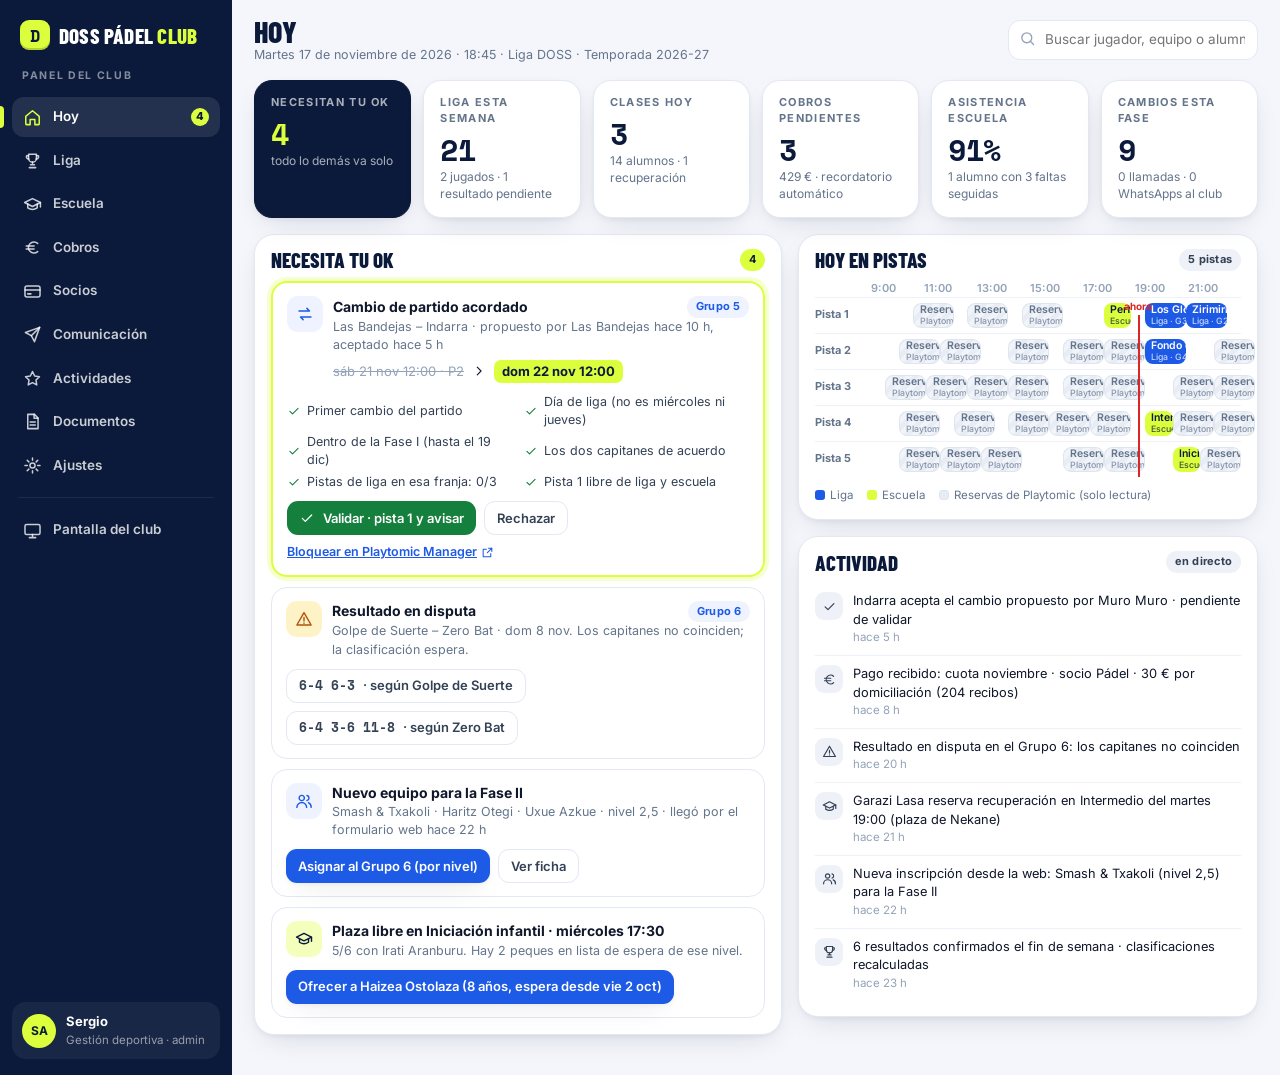
<file: panel.html>
<!doctype html>
<html lang="es" data-brand="doss">
<head>
<meta charset="utf-8">
<meta name="viewport" content="width=device-width, initial-scale=1, viewport-fit=cover">
<meta name="robots" content="noindex, nofollow">
<meta name="theme-color" content="#0b1a3a">
<title>Panel del club · Demo</title>
<link rel="icon" href="assets/icon.svg" type="image/svg+xml">
<link rel="stylesheet" href="https://fonts.googleapis.com/css2?family=Big+Shoulders:wght@700;800;900&display=swap">
<link rel="stylesheet" href="https://fonts.googleapis.com/css2?family=Big+Shoulders+Display:wght@700;800;900&display=swap">
<link rel="stylesheet" href="assets/ui.css">
<style>
html, body { height: 100%; }
body { overflow: hidden; background: #f4f6fb; font-size: 13.5px; }
.pn { display: grid; grid-template-columns: 232px 1fr; height: 100%; }
.side { background: var(--brand-deep); color: #fff; display: flex; flex-direction: column; padding: 16px 12px; gap: 4px; overflow-y: auto; }
[data-brand="oarso"] .side { background: var(--navy); }
.side .logo { padding: 4px 8px 14px; }
.side .logo .wm { font-size: 21px; }
.side .club { font-size: 10.5px; letter-spacing: .16em; text-transform: uppercase; color: rgb(255 255 255 / .5); padding: 0 10px 10px; font-weight: 700; }
.nv { display: flex; align-items: center; gap: 11px; padding: 10px 11px; border-radius: 12px; color: rgb(255 255 255 / .78); font-weight: 600; font-size: 13.5px; width: 100%; text-align: left; position: relative; }
.nv:hover { background: rgb(255 255 255 / .06); }
.nv.on { background: rgb(255 255 255 / .1); color: #fff; }
.nv.on::before { content: ''; position: absolute; left: -12px; top: 9px; bottom: 9px; width: 4px; border-radius: 0 4px 4px 0; background: var(--ball); }
.nv.on .ic { color: var(--ball); }
.nv .badge { margin-left: auto; }
.side .sep { height: 1px; background: rgb(255 255 255 / .08); margin: 8px 6px; }
.side .who { margin-top: auto; display: flex; gap: 10px; align-items: center; padding: 10px; border-radius: 14px; background: rgb(255 255 255 / .06); }
.side .who .avatar { background: var(--ball); color: var(--ball-ink); }
.side .who small { display: block; color: rgb(255 255 255 / .55); font-size: 11.5px; }
.mainp { display: flex; flex-direction: column; min-width: 0; height: 100%; }
.ph { display: flex; align-items: center; gap: 12px; padding: 16px 22px 12px; background: #f4f6fb; flex-wrap: wrap; }
.ph h1 { font-family: var(--f-display); font-weight: 800; text-transform: uppercase; font-size: 30px; line-height: 1; color: var(--brand-deep); }
.ph .date { color: var(--muted); font-size: 12.5px; }
.ph .srch { margin-left: auto; position: relative; }
.ph .srch input { width: 250px; padding-left: 36px; min-height: 38px; border-radius: 12px; }
.ph .srch .ic { position: absolute; left: 11px; top: 10px; color: var(--faint); }
.content { flex: 1; overflow-y: auto; padding: 4px 22px 40px; }
.content > * + * { margin-top: 16px; }
.tabs2 { display: flex; gap: 6px; flex-wrap: wrap; }
.kpis { display: grid; grid-template-columns: repeat(auto-fit, minmax(150px, 1fr)); gap: 12px; }
.kpi { background: #fff; border: 1px solid var(--line); border-radius: 18px; padding: 14px 16px; box-shadow: var(--shadow); position: relative; overflow: hidden; }
.kpi .k { font-size: 11px; letter-spacing: .12em; text-transform: uppercase; color: var(--muted); font-weight: 700; }
.kpi .v { font: 700 30px/1.1 var(--f-score); margin-top: 6px; color: var(--brand-deep); letter-spacing: -.02em; }
.kpi .s { font-size: 12px; color: var(--muted); margin-top: 2px; }
.kpi.hot { background: var(--brand-deep); color: #fff; border-color: var(--brand-deep); }
.kpi.hot .k, .kpi.hot .s { color: rgb(255 255 255 / .65); }
.kpi.hot .v { color: var(--ball); }
.two { display: grid; grid-template-columns: minmax(0, 1.15fr) minmax(0, 1fr); gap: 16px; align-items: start; }
.panelc { background: #fff; border: 1px solid var(--line); border-radius: 20px; box-shadow: var(--shadow); }
.panelc > .hd { display: flex; align-items: center; gap: 10px; padding: 14px 16px 10px; }
.panelc > .hd h2 { font-family: var(--f-display); font-weight: 800; text-transform: uppercase; font-size: 21px; color: var(--brand-deep); line-height: 1; }
.panelc > .hd .r { margin-left: auto; display: flex; gap: 6px; align-items: center; }
.panelc > .bd { padding: 0 16px 16px; }
.q { border: 1px solid var(--line); border-radius: 16px; padding: 13px 14px; background: #fff; }
.q + .q { margin-top: 10px; }
.q.hot { border: 2px solid var(--ball); box-shadow: 0 0 0 4px rgb(220 255 61 / .25); }
.q .qt { display: flex; gap: 10px; align-items: flex-start; }
.q .qi { width: 36px; height: 36px; border-radius: 11px; display: grid; place-items: center; background: var(--brand-soft); color: var(--brand); flex: none; }
.q b.t { font-size: 14px; display: block; }
.q .sub { color: var(--muted); font-size: 12.5px; }
.checks { display: grid; grid-template-columns: repeat(auto-fit, minmax(190px, 1fr)); gap: 4px 12px; margin: 10px 0; font-size: 12.5px; }
.checks span { display: flex; gap: 6px; align-items: center; color: var(--ink-2); }
.checks .ok { color: var(--ok); }
.checks .no { color: var(--bad); }
.qa { display: flex; gap: 8px; flex-wrap: wrap; align-items: center; }
.mv { display: flex; align-items: center; gap: 8px; font-size: 13px; flex-wrap: wrap; margin-top: 6px; }
.mv .from { text-decoration: line-through; color: var(--faint); }
.mv .to { font-weight: 700; background: var(--ball); color: var(--ball-ink); padding: 2px 8px; border-radius: 7px; }
.gantt { position: relative; font-size: 11px; }
.gantt .hrs { display: grid; margin-left: 56px; color: var(--faint); font-weight: 600; }
.gantt .lane { display: flex; align-items: center; height: 36px; border-top: 1px solid var(--line-2); }
.gantt .lane > span { width: 56px; font-weight: 700; color: var(--muted); flex: none; }
.gantt .track { position: relative; flex: 1; height: 100%; }
.gantt .blk { position: absolute; top: 5px; bottom: 5px; border-radius: 8px; padding: 3px 6px; overflow: hidden; white-space: nowrap; text-overflow: ellipsis; font-weight: 600; line-height: 1.15; display: flex; flex-direction: column; justify-content: center; font-size: 10.5px; }
.gantt .liga { background: var(--brand); color: #fff; }
.gantt .esc { background: var(--ball); color: var(--ball-ink); }
.gantt .pt { background: repeating-linear-gradient(-45deg, #e8edf5 0 5px, #f1f4f9 5px 10px); color: var(--muted); border: 1px solid #dfe5ef; }
.gantt .nowl { position: absolute; top: 18px; bottom: 0; width: 2px; background: var(--bad); z-index: 2; }
.gantt .nowl::before { content: 'ahora'; position: absolute; top: -16px; left: -14px; font-size: 10px; color: var(--bad); font-weight: 700; }
.log { display: flex; gap: 10px; padding: 9px 0; border-top: 1px solid var(--line-2); font-size: 12.8px; }
.log:first-child { border-top: 0; }
.log .li2 { width: 28px; height: 28px; border-radius: 9px; background: var(--line-2); color: var(--ink-2); display: grid; place-items: center; flex: none; }
.log time { color: var(--faint); font-size: 11.5px; display: block; }
.log.new { animation: flash 2.2s ease-out; border-radius: 10px; }
table.tb { width: 100%; border-collapse: collapse; font-size: 13px; }
.tb th { text-align: left; font-size: 10.5px; letter-spacing: .1em; text-transform: uppercase; color: var(--faint); padding: 8px 10px; font-weight: 700; border-bottom: 1px solid var(--line); white-space: nowrap; }
.tb td { padding: 9px 10px; border-bottom: 1px solid var(--line-2); vertical-align: middle; }
.tb tr:hover td { background: #fafbfe; }
.tbw { overflow-x: auto; }
.groups { display: grid; grid-template-columns: repeat(auto-fill, minmax(270px, 1fr)); gap: 14px; }
.gcard { background: #fff; border: 1px solid var(--line); border-radius: 18px; padding: 10px 12px 12px; box-shadow: var(--shadow); }
.gcard h3 { font-family: var(--f-display); font-weight: 800; text-transform: uppercase; font-size: 19px; color: var(--brand-deep); }
.gcard .stand td { padding: 5px 3px; font-size: 12px; }
.gcard .stand th { padding: 5px 3px; }
.week { display: grid; grid-template-columns: repeat(7, minmax(120px, 1fr)); gap: 8px; overflow-x: auto; }
.wd { background: #fff; border: 1px solid var(--line); border-radius: 16px; padding: 10px; min-height: 160px; }
.wd.off { background: repeating-linear-gradient(-45deg, #f6f8fb 0 8px, #eef2f7 8px 16px); }
.wd h4 { font-size: 12px; text-transform: uppercase; letter-spacing: .08em; color: var(--muted); margin-bottom: 8px; display: flex; justify-content: space-between; }
.wd .mm { border-radius: 10px; padding: 6px 8px; background: var(--brand-soft); margin-bottom: 6px; font-size: 11.5px; line-height: 1.3; border-left: 3px solid var(--brand); }
.wd .mm.g3 { background: rgb(220 255 61 / .35); border-left-color: var(--ball-dark); }
.wd .mm.chg { outline: 2px dashed var(--brand); }
.wd .mm b { font-family: var(--f-score); font-size: 11px; }
.sched { display: grid; grid-template-columns: repeat(6, minmax(140px, 1fr)); gap: 8px; overflow-x: auto; }
.sched .col2 { display: flex; flex-direction: column; gap: 8px; }
.sched h4 { font-size: 12px; text-transform: uppercase; letter-spacing: .08em; color: var(--muted); }
.gb { border-radius: 14px; padding: 9px 10px; background: #fff; border: 1px solid var(--line); text-align: left; width: 100%; box-shadow: var(--shadow); }
.gb.kids { border-left: 4px solid var(--ball-dark); }
.gb.adult { border-left: 4px solid var(--brand); }
.gb b { display: block; font-size: 13px; }
.gb small { color: var(--muted); font-size: 11.5px; display: block; }
.occ { display: flex; gap: 3px; margin-top: 6px; }
.occ i { width: 12px; height: 12px; border-radius: 4px; background: var(--brand); }
.occ i.free { background: #fff; border: 1.5px dashed var(--ok); }
.occ i.abs { background: #fde68a; }
.occ i.mk { background: var(--ball-dark); }
.drawer-bg { position: fixed; inset: 0; background: rgb(7 15 36 / .4); z-index: 60; display: flex; justify-content: flex-end; animation: fade .2s; }
@keyframes fade { from { opacity: 0 } }
.drawer { width: min(460px, 100%); height: 100%; background: #f4f6fb; overflow-y: auto; padding: 18px; animation: slide .25s ease-out; }
@keyframes slide { from { transform: translateX(30%) } }
.drawer > * + * { margin-top: 12px; }
.modal-bg { position: fixed; inset: 0; background: rgb(7 15 36 / .55); z-index: 70; display: grid; place-items: center; padding: 20px; animation: fade .2s; }
.modal { width: min(1100px, 100%); aspect-ratio: 16 / 9; max-height: 100%; border-radius: 16px; overflow: hidden; box-shadow: var(--shadow-lg); background: #000; position: relative; }
.modal iframe { border: 0; width: 100%; height: 100%; }
.modal .x { position: absolute; top: 10px; right: 10px; width: 36px; height: 36px; border-radius: 50%; background: rgb(255 255 255 / .9); display: grid; place-items: center; z-index: 2; }
.prog { height: 10px; border-radius: 99px; background: var(--line-2); overflow: hidden; display: flex; }
.prog i { display: block; height: 100%; background: var(--ok); }
.prog i.b { background: var(--brand); }
.prog i.w { background: #fbbf24; }
.typebar { display: grid; grid-template-columns: 130px 1fr 70px; gap: 10px; align-items: center; font-size: 13px; padding: 5px 0; }
.compose { display: grid; grid-template-columns: minmax(0, 1fr) 300px; gap: 16px; align-items: start; }
.phone-prev { border-radius: 30px; background: linear-gradient(160deg, var(--brand), var(--brand-deep)); padding: 18px 14px; color: #fff; min-height: 320px; }
.phone-prev .toast { position: static; animation: none; margin-top: 8px; }
.segl { display: flex; flex-wrap: wrap; gap: 6px; }
.rulecard { display: grid; grid-template-columns: 38px 1fr auto; gap: 12px; align-items: center; padding: 12px 0; border-top: 1px solid var(--line-2); }
.rulecard:first-child { border-top: 0; }
.rulecard .ti { width: 38px; height: 38px; border-radius: 12px; background: var(--brand-deep); color: var(--ball); display: grid; place-items: center; }
.rulecard .val { font: 700 13px var(--f-score); background: var(--line-2); padding: 6px 10px; border-radius: 9px; white-space: nowrap; }
.bracket { display: grid; grid-template-columns: repeat(3, minmax(170px, 1fr)); gap: 14px; align-items: center; overflow-x: auto; }
.bracket .rd { display: flex; flex-direction: column; gap: 10px; justify-content: space-around; height: 100%; }
.bm { border-radius: 14px; border: 1px solid var(--line); background: #fff; padding: 8px 10px; font-size: 12.5px; }
.bm .bt { display: flex; align-items: center; gap: 6px; padding: 3px 0; }
.bm .bt.w b { color: var(--brand); }
.bm .bt.l { color: var(--faint); }
.bm .bt .tiles { margin-left: auto; }
.bm.live { border: 2px solid var(--ball); }
.integ { display: grid; grid-template-columns: repeat(auto-fit, minmax(240px, 1fr)); gap: 12px; }
.integ .it { border: 1px solid var(--line); border-radius: 16px; padding: 14px; background: #fff; }
@media (max-width: 1080px) {
  .pn { grid-template-columns: 74px 1fr; }
  .side { padding: 14px 8px; align-items: center; }
  .side .logo .wm, .side .club, .nv span.lb, .side .who div, .nv .badge { display: none; }
  .side .logo { padding: 4px 0 14px; }
  .nv { justify-content: center; padding: 11px; }
  .nv .badgeDot { display: block; }
  .two, .compose { grid-template-columns: 1fr; }
  .ph .srch input { width: 180px; }
  .content { padding: 4px 14px 40px; }
  .ph { padding: 14px 14px 10px; }
}
.nv .badgeDot { display: none; position: absolute; top: 7px; right: 9px; width: 9px; height: 9px; border-radius: 50%; background: var(--ball); border: 2px solid var(--brand-deep); }
@media (max-width: 760px) {
  .ph .srch { display: none; }
  .ph h1 { font-size: 26px; }
}
.toasts { top: 14px; left: auto; right: 16px; transform: none; }
</style>
</head>
<body>
<div class="pn" id="root"></div>
<div id="layer"></div>
<div class="toasts" id="toasts" aria-live="polite"></div>
<script charset="utf-8" src="assets/core.js" data-frame="panel"></script>
<script>
(function () {
'use strict';
const ic = PC.ic, esc = PC.esc;
const T = (o) => (o == null ? '' : typeof o === 'string' ? o : o.es);
let S = PC.S;
const ui = { sec: 'hoy', sub: { liga: 'grupos', escuela: 'horario' }, drawer: null, modal: null, week: '2026-11-16', comp: { seg: 'escuela-familias', tpl: 'pista' }, phasePreview: false, newLog: null, search: '', bracket: null };
let cueIds = [];
let seenClub = new Set(S.notifs.filter((n) => n.to === 'club').map((n) => n.id));
const brand = () => PC.brand();
const fD = (s) => { const keep = S.lang; S.lang = 'es'; const r = PC.fDay(s); S.lang = keep; return r; };
const fDL = (s) => { const keep = S.lang; S.lang = 'es'; const r = PC.fDay(s, false); S.lang = keep; return r; };
const fLong = (s) => { const keep = S.lang; S.lang = 'es'; const r = PC.fLong(s); S.lang = keep; return r; };
const fAgo = (s) => { const keep = S.lang; S.lang = 'es'; const r = PC.fAgo(s); S.lang = keep; return r; };
function toast(title, body, icon = 'check') {
  const box = document.getElementById('toasts');
  const el = document.createElement('div');
  el.className = 'toast';
  el.innerHTML = `<div class="ti">${ic(icon, 18)}</div><div><div class="tapp">Panel · ahora</div><b>${esc(title)}</b>${body ? `<span>${esc(body)}</span>` : ''}</div>`;
  box.appendChild(el);
  setTimeout(() => { el.style.transition = 'opacity .4s'; el.style.opacity = '0'; }, 4500);
  setTimeout(() => el.remove(), 5000);
}
const post = (msg) => { try { if (window.parent !== window) window.parent.postMessage(msg, '*'); } catch (e) {} };

/* ---------- datos derivados ---------- */
function queue() {
  const items = [];
  S.changes.filter((c) => c.st === 'accepted').forEach((c) => items.push({ k: 'change', c, m: PC.match(c.m), hot: true }));
  S.subs.filter((s) => s.st === 'pending').forEach((s) => items.push({ k: 'sub', s, m: PC.match(s.m), hot: true }));
  S.disputes.filter((d) => d.st === 'open').forEach((d) => items.push({ k: 'dispute', d, m: PC.match(d.m) }));
  S.inscr.filter((i) => i.st === 'new').forEach((i) => items.push({ k: 'inscr', i }));
  const wed = PC.group('gr-wed1730');
  const wk = S.wait.filter((w) => w.kind === 'kids');
  if (PC.groupStudents(wed.id).length < wed.cap && wk.length) items.push({ k: 'wait', g: wed, w: wk });
  return items;
}
const waiting = () => S.changes.filter((c) => c.st === 'proposed');
function weekMatches(from) { const to = PC.addDays(from + 'T00:00', 7).slice(0, 10); return S.matches.filter((m) => m.at >= from && m.at < to); }

/* ---------- secciones ---------- */
const NAV = [
  ['hoy', 'home', 'Hoy'], ['liga', 'trophy', 'Liga'], ['escuela', 'school', 'Escuela'], ['cobros', 'euro', 'Cobros'], ['socios', 'card', 'Socios'],
  ['com', 'send', 'Comunicación'], ['act', 'star', 'Actividades'], ['docs', 'doc', 'Documentos'], ['ajustes', 'gear', 'Ajustes'],
];
function side() {
  const q = queue().length;
  return `<aside class="side">${PC.logo()}<div class="club">Panel del club</div>
  ${NAV.map(([id, icn, lab]) => `<button class="nv ${ui.sec === id ? 'on' : ''}" data-a="sec" data-v="${id}" data-cue="nav-${id}" title="${lab}">${ic(icn, 19)}<span class="lb">${lab}</span>${id === 'hoy' && q ? `<span class="badge">${q}</span><span class="badgeDot"></span>` : ''}</button>`).join('')}
  <div class="sep"></div>
  <button class="nv" data-a="tv" data-cue="btn-tv" title="Pantalla del club">${ic('tv', 19)}<span class="lb">Pantalla del club</span></button>
  <div class="who"><span class="avatar">SA</span><div><b style="font-size:13px">Sergio</b><small>Gestión deportiva · admin</small></div></div></aside>`;
}
function header(title, extra = '') {
  return `<header class="ph"><div><h1>${title}</h1><div class="date">Martes 17 de noviembre de 2026 · ${PC.time(PC.nowIso())} · ${esc(brand().leagueLong)}</div></div>${extra}<div class="srch">${ic('search', 17)}<input class="input" placeholder="Buscar jugador, equipo o alumno" data-a="search" value="${esc(ui.search)}"></div></header>`;
}
const tabs2 = (key, items) => `<div class="tabs2">${items.map(([id, lab, n]) => `<button class="chip ${ui.sub[key] === id ? 'on' : ''}" data-a="sub" data-k="${key}" data-v="${id}" data-cue="sub-${key}-${id}">${lab}${n ? ` <span class="badge" style="margin-left:2px">${n}</span>` : ''}</button>`).join('')}</div>`;
const card = (title, body, right = '', cls = '') => `<section class="panelc ${cls}"><div class="hd"><h2>${title}</h2><div class="r">${right}</div></div><div class="bd">${body}</div></section>`;

/* ----- hoy ----- */
function secHoy() {
  const q = queue();
  const wm = weekMatches('2026-11-16');
  const today = S.groups.filter((g) => g.dow === 2);
  const t1p = S.pay.filter((r) => r.t === 'T1' && r.st === 'pending');
  const att = Object.values(S.students).reduce((t, s) => t + s.att, 0) / Object.values(S.students).length;
  const val = S.changes.filter((c) => c.st === 'validated').length;
  const k = `<div class="kpis">
    <div class="kpi hot" data-cue="kpi-queue"><div class="k">Necesitan tu OK</div><div class="v">${q.length}</div><div class="s">${waiting().length ? waiting().length + ' cambio esperando al rival' : 'todo lo demás va solo'}</div></div>
    <div class="kpi"><div class="k">Liga esta semana</div><div class="v">${wm.length}</div><div class="s">${wm.filter((m) => m.st === 'played').length} jugados · ${wm.filter((m) => m.resultDue || m.st === 'awaiting').length} resultado pendiente</div></div>
    <div class="kpi"><div class="k">Clases hoy</div><div class="v">${today.length}</div><div class="s">${today.reduce((t, g) => t + PC.occupancy(g.id, PC.TODAY + 'T' + g.time), 0)} alumnos · 1 recuperación</div></div>
    <div class="kpi"><div class="k">Cobros pendientes</div><div class="v">${t1p.length}</div><div class="s">${PC.eur(t1p.reduce((t, r) => t + r.amount, 0))} · recordatorio automático</div></div>
    <div class="kpi"><div class="k">Asistencia escuela</div><div class="v">${Math.round(att * 100)}%</div><div class="s">1 alumno con 3 faltas seguidas</div></div>
    <div class="kpi"><div class="k">Cambios esta fase</div><div class="v">${val}</div><div class="s">0 llamadas · 0 WhatsApps al club</div></div></div>`;
  const qhtml = q.length ? q.map(qItem).join('') : `<div class="empty" style="padding:30px 10px;text-align:center;color:var(--muted)">${ic('check', 28)}<div style="margin-top:8px;font-weight:600">Nada pendiente</div><div style="font-size:12.5px">Los capitanes se organizan solos; aquí solo llega lo que ya está acordado.</div></div>`;
  const wait = waiting().map((c) => { const m = PC.match(c.m); return `<div class="q" style="background:#fafbfe"><div class="qt"><div class="qi" style="background:var(--line-2);color:var(--muted)">${ic('clock', 18)}</div><div class="grow"><b class="t">Esperando al rival · no necesitas hacer nada</b><div class="sub">${esc(PC.team(c.by).name)} ofrece ${c.opts.length} horarios a ${esc(PC.team(PC.vs(m, c.by)).name)} para su partido del ${fDL(m.at)} ${PC.time(m.at)}. Cuando elijan, aparecerá aquí para validar.</div></div></div></div>`; }).join('');
  return `${header('Hoy')}<div class="content">${k}
  <div class="two"><div class="col" style="gap:16px">${card('Necesita tu OK', qhtml + (wait ? `<div style="margin-top:10px">${wait}</div>` : ''), `<span class="pill ${q.length ? 'ball' : 'ok'}">${q.length}</span>`)}</div>
  <div class="col" style="gap:16px">${card('Hoy en pistas', gantt(), `<span class="pill">5 pistas</span>`)}${card('Actividad', logHtml(9), `<span class="pill">en directo</span>`)}</div></div></div>`;
}
function checkRow(ok, txt) { return `<span class="${ok ? 'ok' : 'no'}">${ic(ok ? 'check' : 'x', 14)}<span style="color:var(--ink-2)">${txt}</span></span>`; }
function qItem(it) {
  if (it.k === 'change') {
    const { c, m } = it; const A = PC.team(m.a), B = PC.team(m.b);
    const stt = PC.slotState(c.pick, m.id); const court = PC.freeCourt(c.pick, m.id);
    return `<div class="q hot" data-cue="q-change-${m.id}"><div class="qt"><div class="qi">${ic('swap', 18)}</div><div class="grow"><div class="row between"><b class="t">Cambio de partido acordado</b><span class="pill brand">Grupo ${m.g}</span></div><div class="sub">${esc(A.name)} – ${esc(B.name)} · propuesto por ${esc(PC.team(c.by).name)} ${fAgo(c.ts)}, aceptado ${fAgo(c.tsAccept)}</div>
      <div class="mv"><span class="from">${fDL(m.at)} ${PC.time(m.at)} · P${m.court}</span>${ic('chev', 14)}<span class="to">${fDL(c.pick)} ${PC.time(c.pick)}</span></div></div></div>
      <div class="checks">${checkRow((m.chg || 0) < PC.RULES.changesPerMatch, 'Primer cambio del partido')}${checkRow(PC.isLeagueDay(c.pick), 'Día de liga (no es miércoles ni jueves)')}${checkRow(c.pick.slice(0, 10) <= PC.PHASE.to, 'Dentro de la Fase I (hasta el 19 dic)')}${checkRow(true, 'Los dos capitanes de acuerdo')}${checkRow(stt.ok || stt.why === 'lleno' && false, `Pistas de liga en esa franja: ${stt.L.league}/${PC.RULES.maxLeagueCourts}`)}${checkRow(true, `Pista ${court} libre de liga y escuela`)}</div>
      <div class="qa"><button class="btn btn-ok btn-sm" data-a="validate" data-id="${c.id}" data-court="${court}" data-cue="btn-validate-${m.id}">${ic('check', 16)} Validar · pista ${court} y avisar</button><button class="btn btn-ghost btn-sm" data-a="reject" data-id="${c.id}">Rechazar</button><a class="link" style="font-size:12.5px" href="${PC.PLAYTOMIC}" target="_blank" rel="noopener">Bloquear en Playtomic Manager ${ic('ext', 13)}</a></div></div>`;
  }
  if (it.k === 'sub') {
    const { s, m } = it; const inn = S.players[s.inn], out = S.players[s.out];
    return `<div class="q hot" data-cue="q-sub-${m.id}"><div class="qt"><div class="qi">${ic('sub', 18)}</div><div class="grow"><div class="row between"><b class="t">Sustituto solicitado</b><span class="pill brand">Grupo ${m.g}</span></div><div class="sub">${esc(PC.team(s.team).name)} · partido del ${fDL(m.at)} ${PC.time(m.at)} contra ${esc(PC.team(PC.vs(m, s.team)).name)}</div>
      <div class="mv"><span class="from">${esc(out.name)} · ${PC.lvl(out.lvl)}</span>${ic('chev', 14)}<span class="to">${esc(inn.name)} · ${PC.lvl(inn.lvl)}</span></div></div></div>
      <div class="checks">${checkRow(inn.lvl <= out.lvl, `Nivel igual o menor (${PC.lvl(inn.lvl)} ≤ ${PC.lvl(out.lvl)})`)}${checkRow(true, 'No juega en otro equipo de la liga')}${checkRow(true, 'Está en la bolsa de sustitutos')}${checkRow(true, inn.socio ? 'Socio' : 'No socio · paga tarifa general')}</div>
      <div class="qa"><button class="btn btn-ok btn-sm" data-a="approveSub" data-id="${s.id}" data-cue="btn-approve-${m.id}">${ic('check', 16)} Aprobar y avisar</button><button class="btn btn-ghost btn-sm" data-a="rejectSub" data-id="${s.id}">Rechazar</button></div></div>`;
  }
  if (it.k === 'dispute') {
    const { d, m } = it; const A = PC.team(m.a), B = PC.team(m.b);
    const v = (x) => x.sets.map((s) => s.join('-')).join(' ');
    return `<div class="q"><div class="qt"><div class="qi" style="background:var(--warn-soft);color:var(--warn)">${ic('alert', 18)}</div><div class="grow"><div class="row between"><b class="t">Resultado en disputa</b><span class="pill brand">Grupo ${m.g}</span></div><div class="sub">${esc(A.name)} – ${esc(B.name)} · ${fDL(m.at)}. Los capitanes no coinciden; la clasificación espera.</div></div></div>
      <div class="qa" style="margin-top:10px"><button class="btn btn-ghost btn-sm" data-a="dispute" data-id="${d.id}" data-v="a"><span class="mono">${v(d.v.a)}</span> · según ${esc(A.name)}</button><button class="btn btn-ghost btn-sm" data-a="dispute" data-id="${d.id}" data-v="b"><span class="mono">${v(d.v.b)}</span> · según ${esc(B.name)}</button></div></div>`;
  }
  if (it.k === 'inscr') {
    const { i } = it;
    return `<div class="q"><div class="qt"><div class="qi">${ic('users', 18)}</div><div class="grow"><b class="t">Nuevo equipo para la Fase II</b><div class="sub">${esc(i.team)} · ${esc(i.players)} · nivel ${PC.lvl(i.lvl)} · llegó por el ${esc(i.from)} ${fAgo(i.ts)}</div></div></div>
      <div class="qa" style="margin-top:10px"><button class="btn btn-primary btn-sm" data-a="inscr" data-id="${i.id}">Asignar al Grupo 6 (por nivel)</button><button class="btn btn-ghost btn-sm" data-a="noop">Ver ficha</button></div></div>`;
  }
  if (it.k === 'wait') {
    const { g, w } = it; const n = PC.groupStudents(g.id).length;
    return `<div class="q"><div class="qt"><div class="qi" style="background:rgb(220 255 61 / .35);color:var(--ball-ink)">${ic('school', 18)}</div><div class="grow"><b class="t">Plaza libre en ${esc(g.lvl)} infantil · miércoles ${g.time}</b><div class="sub">${n}/${g.cap} con ${esc(PC.coach(g.coach).name)}. Hay ${w.length} peques en lista de espera de ese nivel.</div></div></div>
      <div class="qa" style="margin-top:10px"><button class="btn btn-primary btn-sm" data-a="offerSpot" data-id="${w[0].id}">Ofrecer a ${esc(w[0].name)} (${w[0].age} años, espera desde ${fDL(w[0].since + 'T00:00')})</button></div></div>`;
  }
  return '';
}
function gantt() {
  const start = 9 * 60, end = 22.5 * 60, span = end - start;
  const x = (hm) => { const [h, m] = hm.split(':').map(Number); return ((h * 60 + m - start) / span) * 100; };
  const blocks = { 1: [], 2: [], 3: [], 4: [], 5: [] };
  S.matches.filter((m) => m.at.slice(0, 10) === PC.TODAY).forEach((m) => blocks[m.court] && blocks[m.court].push({ cls: 'liga', from: PC.time(m.at), dur: 90, t: `${PC.team(m.a).name} – ${PC.team(m.b).name}`, s: `Liga · G${m.g}` }));
  S.groups.filter((g) => g.dow === 2).forEach((g) => blocks[g.court].push({ cls: 'esc', from: g.time, dur: 60, t: `${g.lvl} · ${PC.coach(g.coach).short}`, s: `Escuela ${PC.occupancy(g.id, PC.TODAY + 'T' + g.time)}/${g.cap}` }));
  const R = PC.rng(1711);
  for (let c = 1; c <= 5; c++) {
    let t = 9.5 * 60;
    while (t < 22 * 60) {
      const hm = `${String(Math.floor(t / 60)).padStart(2, '0')}:${String(t % 60).padStart(2, '0')}`;
      const busy = blocks[c].some((b) => { const b0 = x(b.from) / 100 * span + start; return t < b0 + b.dur && b0 < t + 90; });
      if (!busy && R() < 0.62) { blocks[c].push({ cls: 'pt', from: hm, dur: 90, t: 'Reserva', s: 'Playtomic' }); t += 90; } else t += 30;
    }
  }
  const hrs = [];
  for (let h = 9; h <= 22; h += 2) hrs.push(h);
  const nowX = x(PC.time(PC.nowIso()));
  return `<div class="gantt"><div class="hrs" style="grid-template-columns:repeat(${hrs.length},1fr)">${hrs.map((h) => `<span>${h}:00</span>`).join('')}</div>
    <div style="position:relative">${[1, 2, 3, 4, 5].map((c) => `<div class="lane"><span>Pista ${c}</span><div class="track">${blocks[c].map((b) => `<div class="blk ${b.cls}" style="left:${x(b.from)}%;width:${(b.dur / span) * 100}%" title="${esc(b.t)}">${esc(b.t)}<small style="opacity:.75;font-weight:500">${esc(b.s)}</small></div>`).join('')}</div></div>`).join('')}
    <div class="nowl" style="left:calc(56px + (100% - 56px) * ${nowX / 100})"></div></div>
    <div class="zone-legend" style="margin-top:10px"><span><i style="background:var(--brand)"></i>Liga</span><span><i style="background:var(--ball)"></i>Escuela</span><span><i style="background:#e8edf5;border:1px solid #dfe5ef"></i>Reservas de Playtomic (solo lectura)</span></div></div>`;
}
function logHtml(n) {
  return S.log.slice(0, n).map((l) => `<div class="log ${ui.newLog && l.id === ui.newLog ? 'new' : ''}"><div class="li2">${ic(l.icon || 'info', 15)}</div><div class="grow">${esc(l.text)}<time>${fAgo(l.ts)}</time></div></div>`).join('');
}

/* ----- liga ----- */
function secLiga() {
  const sub = ui.sub.liga;
  const q = S.changes.filter((c) => c.st === 'accepted').length;
  const t = tabs2('liga', [['grupos', 'Grupos'], ['cal', 'Calendario'], ['cambios', 'Cambios', q], ['res', 'Resultados'], ['equipos', 'Equipos'], ['fases', 'Fases']]);
  let body = '';
  if (sub === 'grupos') {
    body = `<div class="groups">${[1, 2, 3, 4, 5, 6, 7].map((g) => {
      const rows = PC.standings(g);
      return `<div class="gcard"><div class="row between" style="margin-bottom:4px"><h3>Grupo ${g}</h3><span class="muted" style="font-size:12px">${rows.length} equipos · ${S.matches.filter((m) => m.g === g && m.st === 'played').length}/${S.matches.filter((m) => m.g === g).length} jugados</span></div>
      <table class="stand"><thead><tr><th></th><th>Equipo</th><th>PJ</th><th>G-E-P</th><th>NP</th><th>PTS</th></tr></thead><tbody>${rows.map((r) => { const z = PC.zone(g, r.pos, rows.length); return `<tr class="${z}"><td><span class="pos">${r.pos}</span></td><td class="tn"><span class="ellipsis" style="display:block;max-width:120px">${esc(r.t.name)}</span></td><td>${r.pj}</td><td>${r.w}-${r.e}-${r.l}</td><td style="${r.np ? 'color:var(--bad);font-weight:700' : 'color:var(--faint)'}">${r.np}</td><td><span class="ptsb">${r.pts}</span></td></tr>`; }).join('')}</tbody></table></div>`;
    }).join('')}</div>
    <div class="zone-legend"><span><i style="background:var(--brand)"></i>Suben ${PC.RULES.upDown}</span><span><i style="background:#fecaca"></i>Bajan ${PC.RULES.upDown}</span><span>Puntos ${PC.RULES.pts.W}/${PC.RULES.pts.T}/${PC.RULES.pts.L}/${PC.RULES.pts.NP} · desempate: enfrentamiento directo y sets ganados</span></div>`;
  } else if (sub === 'cal') {
    const days = []; for (let i = 0; i < 7; i++) days.push(PC.addDays(ui.week + 'T00:00', i).slice(0, 10));
    body = `<div class="row" style="gap:8px"><button class="btn btn-ghost btn-sm" data-a="week" data-d="-7">${ic('back', 15)}</button><b style="font-size:14px">Semana del ${fDL(ui.week + 'T00:00')}</b><button class="btn btn-ghost btn-sm" data-a="week" data-d="7">${ic('chev', 15)}</button><span class="muted" style="font-size:12.5px;margin-left:8px">Máximo ${PC.RULES.maxLeagueCourts} pistas de liga por franja · miércoles y jueves libres para clientes</span></div>
    <div class="week">${days.map((d) => { const off = !PC.isLeagueDay(d + 'T00:00'); const ms = S.matches.filter((m) => m.at.slice(0, 10) === d).sort((a, b) => a.at.localeCompare(b.at)); return `<div class="wd ${off ? 'off' : ''}"><h4><span>${fDL(d + 'T00:00')}</span>${off ? '' : `<span>${ms.length}</span>`}</h4>${off ? `<div class="muted" style="font-size:12px">Sin liga · pistas para reservas</div>` : ms.map((m) => `<div class="mm ${m.g === 3 ? 'g3' : ''} ${m.chg ? 'chg' : ''}"><b>${PC.time(m.at)}</b> · P${m.court} · G${m.g}<br>${esc(PC.team(m.a).name)} – ${esc(PC.team(m.b).name)}${m.st === 'played' ? `<br><span class="mono" style="color:var(--muted)">${PC.scoreText(m)}</span>` : m.chg ? '<br><span style="color:var(--brand);font-weight:700">cambiado</span>' : ''}</div>`).join('')}</div>`; }).join('')}</div>`;
  } else if (sub === 'cambios') {
    const list = S.changes.slice().sort((a, b) => (b.tsVal || b.ts).localeCompare(a.tsVal || a.ts));
    const val = list.filter((c) => c.st === 'validated');
    body = `<div class="kpis"><div class="kpi"><div class="k">Validados esta fase</div><div class="v">${val.length}</div><div class="s">sin una sola llamada</div></div><div class="kpi"><div class="k">Pendientes de ti</div><div class="v">${list.filter((c) => c.st === 'accepted').length}</div><div class="s">ya acordados entre capitanes</div></div><div class="kpi"><div class="k">Esperando al rival</div><div class="v">${list.filter((c) => c.st === 'proposed').length}</div><div class="s">no requieren nada del club</div></div><div class="kpi"><div class="k">Tiempo medio</div><div class="v">13 h</div><div class="s">de la propuesta a la validación</div></div></div>
    ${card('Historial de cambios', `<div class="tbw"><table class="tb"><thead><tr><th>Grupo</th><th>Partido</th><th>Antes</th><th>Ahora</th><th>Propone</th><th>Estado</th></tr></thead><tbody>${list.map((c) => { const m = PC.match(c.m); const st = { proposed: ['Esperando al rival', ''], accepted: ['Falta validar', 'warn'], validated: ['Validado', 'ok'], rejected: ['Rechazado', 'bad'], declined: ['Rival no acepta', ''] }[c.st]; return `<tr><td>G${m.g}</td><td><b>${esc(PC.team(m.a).name)}</b> – ${esc(PC.team(m.b).name)}</td><td class="muted">${m.orig ? fDL(m.orig) + ' ' + PC.time(m.orig) : fDL(m.at) + ' ' + PC.time(m.at)}</td><td>${c.pick ? `<b>${fDL(c.pick)} ${PC.time(c.pick)}</b>` : `<span class="muted">${c.opts.length} opciones</span>`}</td><td>${esc(PC.team(c.by).name)}</td><td><span class="pill ${st[1]}">${st[0]}</span></td></tr>`; }).join('')}</tbody></table></div>`)}`;
  } else if (sub === 'res') {
    const pend = S.matches.filter((m) => m.resultDue || m.st === 'awaiting');
    const last = S.matches.filter((m) => m.st === 'played').sort((a, b) => (b.confirmedAt || b.at).localeCompare(a.confirmedAt || a.at)).slice(0, 12);
    body = `<div class="two">${card('Pendientes', pend.map((m) => `<div class="q"><div class="qt"><div class="qi">${ic('clock', 18)}</div><div class="grow"><b class="t">${esc(PC.team(m.a).name)} – ${esc(PC.team(m.b).name)}</b><div class="sub">G${m.g} · jugado ${fDL(m.at)} · ${m.st === 'awaiting' ? 'esperando la confirmación del rival' : 'falta que un capitán lo introduzca (plazo ' + PC.RULES.resultHours + ' h)'}</div></div><button class="btn btn-ghost btn-sm" data-a="remindCaps">Recordar</button></div></div>`).join('') || '<div class="muted">Todo al día.</div>')}
    ${card('Últimos confirmados', last.map((m) => { const o = PC.outcome(m); return `<div class="log ${S.lastResult === m.id ? 'new' : ''}"><div class="li2">${ic('trophy', 15)}</div><div class="grow"><b style="${o.a === 'W' ? '' : 'font-weight:500'}">${esc(PC.team(m.a).name)}</b> <span class="mono">${PC.scoreText(m)}</span> <b style="${o.b === 'W' ? '' : 'font-weight:500'}">${esc(PC.team(m.b).name)}</b><time>G${m.g} · ${fDL(m.at)}${m.end === 'stb' ? ' · supertiebreak' : m.end === 'time' ? ' · por tiempo' : m.np ? ' · no presentado' : ''}</time></div></div>`; }).join(''))}</div>`;
  } else if (sub === 'equipos') {
    body = card('Equipos de la liga', `<div class="tbw"><table class="tb"><thead><tr><th>Equipo</th><th>Grupo</th><th>Capitán</th><th>Compañero</th><th>Nivel</th><th>Pago</th><th>NP</th></tr></thead><tbody>${S.teams.slice().sort((a, b) => a.g - b.g || a.name.localeCompare(b.name)).map((t) => { const ps = PC.teamPlayers(t); const r = PC.posOf(t.id); return `<tr><td><b>${esc(t.name)}</b></td><td>G${t.g}</td><td>${esc(ps[0].name)}</td><td>${esc(ps[1].name)}</td><td class="mono">${PC.lvl((ps[0].lvl + ps[1].lvl) / 2)}</td><td>${t.paid ? '<span class="pill ok">Pagado</span>' : '<span class="pill warn">1 jugador pendiente</span>'}</td><td style="${r.np ? 'color:var(--bad);font-weight:700' : 'color:var(--faint)'}">${r.np}${r.np >= 1 ? ' · aviso' : ''}</td></tr>`; }).join('')}</tbody></table></div>`, `<span class="pill">${S.teams.length} equipos · ${S.teams.length * 2} jugadores</span>`);
  } else {
    const moves = PC.phaseMoves();
    body = `${card('Cerrar fase y generar la siguiente', `<p class="muted" style="max-width:70ch">Al terminar la Fase I, la app aplica vuestra normativa: suben los ${PC.RULES.upDown} primeros, bajan los ${PC.RULES.upDown} últimos y los equipos con ${PC.RULES.npLimit} no presentados quedan fuera. Después genera el calendario de la Fase II (12 ene – 22 mar) sin miércoles ni jueves y con máximo ${PC.RULES.maxLeagueCourts} pistas por franja.</p>
      <div class="qa" style="margin-top:12px"><button class="btn btn-primary" data-a="phasePreview" data-cue="btn-close-phase">${ic('trophy', 17)} Simular cierre con la clasificación de hoy</button>${S.phase2 ? `<span class="pill ok">Borrador publicado ${fAgo(S.phase2.ts)}</span>` : ''}</div>`)}
    ${ui.phasePreview ? card('Movimientos para la Fase II', `<div class="groups">${[1, 2, 3, 4, 5, 6, 7].map((g) => `<div class="gcard"><h3>Grupo ${g}</h3>${moves.filter((m) => m.from === g).map((m) => `<div class="row" style="padding:5px 0;border-top:1px solid var(--line-2);font-size:12.5px"><span class="mono" style="width:18px;color:var(--muted)">${m.pos}</span><span class="grow ellipsis">${esc(m.t.name)}</span>${m.out ? '<span class="pill bad">fuera · 2 NP</span>' : m.z === 'up' ? `<span class="pill brand">${ic('up', 11)} G${m.to}</span>` : m.z === 'down' ? `<span class="pill bad">${ic('down', 11)} G${m.to}</span>` : `<span class="pill">G${m.to}</span>`}${m.np === 1 ? '<span class="pill warn" title="1 no presentado">1 NP</span>' : ''}</div>`).join('')}</div>`).join('')}</div>
      <div class="qa" style="margin-top:14px"><button class="btn btn-ok" data-a="publishPhase" data-cue="btn-publish-phase">${ic('send', 16)} Publicar borrador y avisar a los 92 jugadores</button><span class="muted" style="font-size:12.5px">Los equipos confirman desde la app si siguen; las bajas dejan hueco a la lista de espera.</span></div>`, `<span class="pill">${moves.filter((m) => m.z === 'up').length} suben · ${moves.filter((m) => m.z === 'down').length} bajan</span>`) : ''}`;
  }
  return `${header('Liga', `<span class="pill ball">${brand().league} · Fase I</span>`)}<div class="content">${t}${body}</div>`;
}

/* ----- escuela ----- */
function secEscuela() {
  const sub = ui.sub.escuela;
  const t = tabs2('escuela', [['horario', 'Horario'], ['alumnos', 'Alumnos'], ['espera', 'Lista de espera', S.wait.length], ['entrenadores', 'Entrenadores']]);
  const n = Object.values(S.students).filter((s) => !s.baja).length;
  const kp = `<div class="kpis"><div class="kpi"><div class="k">Alumnos</div><div class="v">${n}</div><div class="s">${Object.values(S.students).filter((s) => PC.group(s.group).kind === 'kids').length} peques · ${Object.values(S.students).filter((s) => PC.group(s.group).kind === 'adult').length} adultos</div></div><div class="kpi"><div class="k">Grupos</div><div class="v">${S.groups.length}</div><div class="s">${S.groups.filter((g) => PC.groupStudents(g.id).length < g.cap).length} con plaza libre</div></div><div class="kpi"><div class="k">Recuperaciones</div><div class="v">${S.makeups.length}</div><div class="s">huecos ofrecidos solos</div></div><div class="kpi"><div class="k">Trimestre</div><div class="v">T1</div><div class="s">16 sep – 20 dic · 12 clases</div></div></div>`;
  let body = '';
  if (sub === 'horario') {
    const days = [1, 2, 3, 4, 5, 6];
    body = `<div class="sched">${days.map((d) => `<div class="col2"><h4>${['', 'Lunes', 'Martes', 'Miércoles', 'Jueves', 'Viernes', 'Sábado'][d]}</h4>${S.groups.filter((g) => g.dow === d).sort((a, b) => a.time.localeCompare(b.time)).map((g) => {
      const st = PC.groupStudents(g.id); const next = PC.classDates(g, PC.TODAY, PC.T1.to).find((x) => !PC.isFestivo(x));
      const a = PC.attendees(g.id, next);
      const mk = a.list.filter((x) => x.kind === 'makeup').length;
      const dots = []; for (let i = 0; i < g.cap; i++) dots.push(i < st.length ? (a.list[i] && a.list[i].absent ? 'abs' : '') : i < st.length + mk ? 'mk' : 'free');
      return `<button class="gb ${g.kind}" data-a="group" data-id="${g.id}" data-cue="grp-${g.id}"><div class="row between"><b class="mono" style="font-size:13px">${g.time}</b><span class="pill">P${g.court}</span></div><b>${esc(g.lvl)}${g.kind === 'kids' ? ' · infantil' : ''}</b><small>${esc(PC.coach(g.coach).name)}</small><div class="occ">${dots.map((c) => `<i class="${c}"></i>`).join('')}</div></button>`;
    }).join('')}</div>`).join('')}</div>
    <div class="zone-legend"><span><i style="background:var(--brand)"></i>Plaza ocupada</span><span><i style="background:#fde68a"></i>Avisa de falta la próxima clase</span><span><i style="background:var(--ball-dark)"></i>Viene a recuperar</span><span><i style="border:1.5px dashed var(--ok);background:#fff"></i>Plaza libre</span></div>`;
  } else if (sub === 'alumnos') {
    const list = Object.values(S.students).sort((a, b) => (b.streak || 0) - (a.streak || 0) || a.name.localeCompare(b.name));
    body = card('Alumnos', `<div class="tbw"><table class="tb"><thead><tr><th>Alumno</th><th>Grupo</th><th>Socio</th><th>Asistencia</th><th>1er trim.</th><th>2º trim.</th><th></th></tr></thead><tbody>${list.slice(0, 40).map((s) => { const g = PC.group(s.group); const t1 = S.pay.find((r) => r.student === s.id && r.t === 'T1'); const t2 = S.pay.find((r) => r.student === s.id && r.t === 'T2'); return `<tr><td><b>${esc(s.name)}</b>${s.age ? ` <span class="muted">· ${s.age} años</span>` : ''}${s.info ? ` <span class="pill bad" title="${esc(s.info.med)}">${ic('heart', 10)}</span>` : ''}</td><td>${esc(g.lvl)} · ${['', 'lun', 'mar', 'mié', 'jue', 'vie', 'sáb'][g.dow]} ${g.time}</td><td>${s.socio ? 'Sí' : '<span class="muted">No</span>'}</td><td><div class="row" style="gap:6px"><div class="prog" style="width:60px"><i class="b" style="width:${Math.round(s.att * 100)}%"></i></div><span class="mono" style="font-size:12px">${Math.round(s.att * 100)}%</span></div></td><td>${t1 ? (t1.st === 'paid' ? '<span class="pill ok">Pagado</span>' : '<span class="pill warn">Pendiente</span>') : ''}</td><td>${t2 ? (t2.st === 'paid' ? '<span class="pill ok">Pagado</span>' : t2.st === 'sepa' ? '<span class="pill brand">Domiciliado</span>' : '<span class="pill">Enlace enviado</span>') : s.leaving ? '<span class="pill">Baja en T2</span>' : '<span class="faint">—</span>'}</td><td>${s.streak >= 3 ? `<span class="pill warn">${ic('alert', 11)} 3 faltas seguidas</span>` : ''}</td></tr>`; }).join('')}</tbody></table></div><div class="muted" style="font-size:12px;margin-top:8px">Mostrando 40 de ${list.length}.</div>`, `<button class="btn btn-ghost btn-sm" data-a="noop">${ic('download', 15)} Exportar</button>`);
  } else if (sub === 'espera') {
    body = card('Lista de espera', S.wait.map((w) => { const match = S.groups.filter((g) => g.kind === w.kind && g.lvl === w.lvl && PC.groupStudents(g.id).length < g.cap); return `<div class="q"><div class="qt"><div class="qi">${ic(w.kind === 'kids' ? 'star' : 'school', 18)}</div><div class="grow"><b class="t">${esc(w.name)}${w.age ? ` · ${w.age} años` : ''}</b><div class="sub">${w.kind === 'kids' ? 'Infantil' : 'Adultos'} · ${esc(w.lvl)} · prefiere ${esc(w.pref)} · desde ${fDL(w.since + 'T00:00')}</div></div>${match.length ? `<button class="btn btn-primary btn-sm" data-a="offerSpot" data-id="${w.id}">Ofrecer ${['', 'lun', 'mar', 'mié', 'jue', 'vie', 'sáb'][match[0].dow]} ${match[0].time}</button>` : '<span class="pill">sin plaza de su nivel</span>'}</div></div>`; }).join('') || '<div class="muted">Nadie en espera.</div>');
  } else {
    body = `<div class="groups">${Object.values(S.coaches).map((c) => { const gs = S.groups.filter((g) => g.coach === c.id); const st = gs.reduce((t, g) => t + PC.groupStudents(g.id).length, 0); const today = gs.filter((g) => g.dow === 2); return `<div class="gcard"><div class="row"><span class="avatar lg dark">${PC.ini(c.name)}</span><div class="grow"><h3>${esc(c.name)}</h3><div class="muted" style="font-size:12.5px">${gs.length} grupos · ${st} alumnos</div></div></div>
      <div class="kv" style="margin-top:12px"><dt>Horas por semana</dt><dd>${c.hours} h</dd><dt>Horas en noviembre (nóminas)</dt><dd>${Math.round(c.hours * 4.2)} h</dd><dt>Hoy</dt><dd>${today.map((g) => `${g.time} ${S.closed[g.id + '|' + PC.TODAY] ? '✓' : ''}`).join(' · ') || 'libre'}</dd><dt>Evaluaciones al día</dt><dd>${c.id === 'c-unai' ? '11 de 15' : c.id === 'c-irati' ? '24 de 27' : '9 de 12'}</dd></div></div>`; }).join('')}</div>`;
  }
  return `${header('Escuela', `<span class="pill ball">${esc(brand().school)} · 2026-27</span>`)}<div class="content">${kp}${t}${body}</div>`;
}
function groupDrawer(gid) {
  const g = PC.group(gid); const next = PC.classDates(g, PC.TODAY, PC.T1.to).find((x) => !PC.isFestivo(x) && PC.parse(x).getTime() + 3600000 > PC.NOW.getTime());
  const a = PC.attendees(g.id, next); const k = g.id + '|' + next.slice(0, 10); const rec = S.att[k] || {};
  return `<div class="drawer-bg" data-a="closeLayer" data-self="1"><div class="drawer"><div class="row"><div class="grow"><div class="eyebrow">${g.kind === 'kids' ? 'Infantil' : 'Adultos'} · pista ${g.court}</div><h2 class="display" style="font-size:30px;color:var(--brand-deep)">${esc(g.lvl)} · ${['', 'Lunes', 'Martes', 'Miércoles', 'Jueves', 'Viernes', 'Sábado'][g.dow]} ${g.time}</h2><div class="muted">${esc(PC.coach(g.coach).name)} · ${PC.groupStudents(g.id).length}/${g.cap} plazas</div></div><button class="btn btn-ghost btn-sm" data-a="closeLayer">${ic('x', 16)}</button></div>
    ${card(`Próxima clase · ${fD(next)}`, a.list.map((x) => `<div class="row" style="padding:6px 0;border-top:1px solid var(--line-2)"><span class="avatar sm">${PC.ini(x.s.name)}</span><span class="grow">${esc(x.s.name)}</span>${x.absent ? '<span class="pill warn">Avisó</span>' : ''}${x.kind === 'makeup' ? '<span class="pill brand">Recupera</span>' : ''}${rec[x.s.id] === 'yes' ? '<span class="pill ok">Presente</span>' : rec[x.s.id] === 'no' ? '<span class="pill bad">Falta</span>' : ''}</div>`).join('') + (S.closed[k] ? `<div class="pill ok" style="margin-top:8px">Lista pasada por ${esc(PC.coach(g.coach).short)} ${fAgo(S.closed[k])}</div>` : ''))}
    ${card('Alumnos y pagos', PC.groupStudents(g.id).map((s) => { const t1 = S.pay.find((r) => r.student === s.id && r.t === 'T1'); return `<div class="row" style="padding:6px 0;border-top:1px solid var(--line-2)"><span class="grow">${esc(s.name)}</span><span class="mono muted" style="font-size:12px">${Math.round(s.att * 100)}%</span>${t1 && t1.st === 'paid' ? '<span class="pill ok">T1</span>' : '<span class="pill warn">T1</span>'}</div>`; }).join(''))}
  </div></div>`;
}

/* ----- cobros ----- */
function secCobros() {
  const t1 = S.pay.filter((r) => r.t === 'T1'); const t1paid = t1.filter((r) => r.st === 'paid');
  const t2 = S.pay.filter((r) => r.t === 'T2');
  const mem = S.members.types.reduce((t, [, p, n]) => t + p * n, 0);
  const pv = PC.t2Preview();
  const k = `<div class="kpis"><div class="kpi"><div class="k">Escuela · 1er trimestre</div><div class="v">${PC.eur(t1paid.reduce((t, r) => t + r.amount, 0))}</div><div class="s">${t1paid.length} de ${t1.length} recibos cobrados</div></div><div class="kpi"><div class="k">Cuotas de socio · nov</div><div class="v">${PC.eur(mem)}</div><div class="s">${S.members.types.reduce((t, x) => t + x[2], 0)} socios · ${S.members.devueltos} recibos devueltos</div></div><div class="kpi"><div class="k">Liga · Fase I</div><div class="v">${S.teams.filter((x) => x.paid).length}/${S.teams.length}</div><div class="s">equipos al día (pago en recepción)</div></div><div class="kpi ${t2.length ? 'hot' : ''}"><div class="k">Escuela · 2º trimestre</div><div class="v">${t2.length ? t2.filter((r) => r.st === 'paid').length + '/' + t2.length : '—'}</div><div class="s">${t2.length ? 'pagados por enlace · resto domiciliado el 13 ene' : 'se prepara en dos toques'}</div></div></div>`;
  const tar = { adult4: 'Adultos · grupo de 4', adult3: 'Adultos · grupo de 3', kids: 'Infantil · 4 a 6' };
  const t2box = S.t2 === 'none' ? card('Preparar cobros del 2º trimestre', `<p class="muted">Precios de vuestra tarifa aplicados solos a cada alumno según grupo y si es socio. Las bajas comunicadas quedan fuera.</p>
    <div class="tbw" style="margin-top:10px"><table class="tb"><thead><tr><th>Tarifa</th><th>Socio</th><th>Alumnos</th><th>Precio</th><th style="text-align:right">Subtotal</th></tr></thead><tbody>${pv.list.map((r) => `<tr><td>${tar[r.tar]}</td><td>${r.socio ? 'Sí' : 'No'}</td><td>${r.n}</td><td class="mono">${PC.eur(r.price)}</td><td class="mono" style="text-align:right">${PC.eur(r.n * r.price)}</td></tr>`).join('')}<tr><td colspan="4"><b>Total · ${pv.n} recibos</b> <span class="muted">(${pv.leaving} bajas excluidas)</span></td><td class="mono" style="text-align:right"><b>${PC.eur(pv.total)}</b></td></tr></tbody></table></div>
    <div class="checks" style="margin-top:12px">${checkRow(true, `${pv.sepa} con domiciliación → remesa SEPA el 13 de enero`)}${checkRow(true, `${pv.link} con enlace de pago (Bizum o tarjeta)`)}${checkRow(true, 'Recordatorio automático a los 3 y 7 días')}${checkRow(true, 'Factura TicketBAI vía el software de facturación conectado')}</div>
    <button class="btn btn-primary" data-a="sendT2" data-cue="btn-t2-send">${ic('send', 16)} Generar ${pv.n} recibos y avisar a las familias</button>`, '', '') :
    card('2º trimestre · en marcha', `<div class="prog" style="margin:4px 0 8px"><i style="width:${(t2.filter((r) => r.st === 'paid').length / t2.length) * 100}%"></i><i class="b" style="width:${(t2.filter((r) => r.st === 'sepa').length / t2.length) * 100}%"></i><i class="w" style="width:${(t2.filter((r) => r.st === 'pending').length / t2.length) * 100}%"></i></div>
      <div class="zone-legend"><span><i style="background:var(--ok)"></i>Pagado ${t2.filter((r) => r.st === 'paid').length}</span><span><i style="background:var(--brand)"></i>Domiciliado el 13 ene ${t2.filter((r) => r.st === 'sepa').length}</span><span><i style="background:#fbbf24"></i>Enlace enviado ${t2.filter((r) => r.st === 'pending').length}</span></div>
      <div class="tbw" style="margin-top:10px"><table class="tb"><thead><tr><th>Alumno</th><th>Concepto</th><th>Importe</th><th>Estado</th></tr></thead><tbody>${t2.slice().sort((a, b) => (b.paidAt || '').localeCompare(a.paidAt || '')).slice(0, 10).map((r) => `<tr class="${r.paidAt ? 'flashrow' : ''}"><td><b>${esc(S.students[r.student].name)}</b></td><td>${esc(r.concept)}</td><td class="mono">${PC.eur(r.amount)}</td><td>${r.st === 'paid' ? `<span class="pill ok">Pagado · ${esc(r.method)}</span>` : r.st === 'sepa' ? '<span class="pill brand">Domiciliado</span>' : '<span class="pill">Enlace enviado</span>'}</td></tr>`).join('')}</tbody></table></div>
      <div class="qa" style="margin-top:12px"><button class="btn btn-ghost btn-sm" data-a="sepa">${ic('download', 15)} Remesa SEPA (XML) para el banco</button><button class="btn btn-ghost btn-sm" data-a="noop">${ic('download', 15)} Exportar a contabilidad</button></div>`, `<span class="pill ok">enviado</span>`);
  const pend = t1.filter((r) => r.st === 'pending');
  return `${header('Cobros')}<div class="content">${k}<div class="two">${t2box}${card('Pendientes del 1er trimestre', pend.map((r) => `<div class="q"><div class="qt"><div class="qi" style="background:var(--warn-soft);color:var(--warn)">${ic('euro', 18)}</div><div class="grow"><b class="t">${esc(S.students[r.student].name)} · ${PC.eur(r.amount)}</b><div class="sub">${esc(r.concept)} · ${r.reminded || 0} recordatorios automáticos</div></div><button class="btn btn-ghost btn-sm" data-a="remind" data-id="${r.id}">Recordar</button><button class="btn btn-ghost btn-sm" data-a="cash" data-id="${r.id}">Pagó en recepción</button></div></div>`).join('') || '<div class="muted">Nada pendiente.</div>')}</div></div>`;
}

/* ----- socios ----- */
function secSocios() {
  const tot = S.members.types.reduce((t, x) => t + x[2], 0); const mrr = S.members.types.reduce((t, [, p, n]) => t + p * n, 0);
  const max = Math.max(...S.members.types.map((x) => x[2]));
  const sample = Object.values(S.players).filter((p) => p.socio).slice(0, 14);
  const types = ['Pádel', 'Pádel + Gym', 'Familiar', 'Gym', 'Familiar Premium'];
  return `${header('Socios')}<div class="content"><div class="kpis"><div class="kpi"><div class="k">Socios</div><div class="v">${tot}</div><div class="s">+${S.members.alta} altas · −${S.members.baja} bajas este mes</div></div><div class="kpi"><div class="k">Cuotas al mes</div><div class="v">${PC.eur(mrr)}</div><div class="s">domiciliadas el día 2</div></div><div class="kpi"><div class="k">Devueltos</div><div class="v">${S.members.devueltos}</div><div class="s">aviso automático al socio</div></div><div class="kpi"><div class="k">Carnet digital</div><div class="v">${Math.round(tot * 0.81)}</div><div class="s">lo llevan en el móvil</div></div></div>
  <div class="two">${card('Tipos de cuota', S.members.types.map(([n, p, c]) => `<div class="typebar"><span><b>${esc(n)}</b> <span class="muted">${p} €/mes</span></span><div class="prog"><i class="b" style="width:${(c / max) * 100}%"></i></div><span class="mono" style="text-align:right">${c}</span></div>`).join(''))}
  ${card('Socios', `<div class="tbw"><table class="tb"><thead><tr><th>Nombre</th><th>Cuota</th><th>Desde</th><th>Estado</th></tr></thead><tbody>${sample.map((p, i) => `<tr><td><b>${esc(p.name)}</b></td><td>${types[i % 5]}</td><td class="muted">${2022 + (i % 4)}</td><td>${i === 5 ? '<span class="pill warn">Recibo devuelto</span>' : '<span class="pill ok">Al día</span>'}</td></tr>`).join('')}</tbody></table></div>`, `<button class="btn btn-ghost btn-sm" data-a="noop">${ic('plus', 15)} Alta</button>`)}</div></div>`;
}

/* ----- comunicación ----- */
function secCom() {
  const c = ui.comp; const tpl = PC.TEMPLATES.find((x) => x.id === c.tpl) || PC.TEMPLATES[0];
  const seg = PC.SEGMENTS.find((s) => s.id === c.seg);
  return `${header('Comunicación')}<div class="content"><div class="compose">${card('Nuevo aviso', `
    <div class="eyebrow" style="margin-bottom:8px">¿A quién?</div>
    <div class="segl">${PC.SEGMENTS.map((s) => `<button class="chip ${c.seg === s.id ? 'on' : ''}" data-a="seg" data-v="${s.id}" data-cue="seg-${s.id}">${esc(s.es)} <span class="muted" style="${c.seg === s.id ? 'color:rgb(255 255 255 / .75)' : ''}">${s.n}</span></button>`).join('')}</div>
    <div class="eyebrow" style="margin:14px 0 8px">Plantillas</div>
    <div class="segl">${PC.TEMPLATES.map((t) => `<button class="chip ${c.tpl === t.id ? 'on' : ''}" data-a="tpl" data-v="${t.id}" data-cue="tpl-${t.id}">${esc(t.title.es)}</button>`).join('')}</div>
    <div class="two" style="margin-top:14px;gap:12px"><div class="col" style="gap:8px"><span class="eyebrow">Castellano</span><input class="input" id="tes" value="${esc(tpl.title.es)}"><textarea class="input" id="bes" style="min-height:110px">${esc(tpl.body.es)}</textarea></div><div class="col" style="gap:8px"><span class="eyebrow">Euskera</span><input class="input" id="teu" value="${esc(tpl.title.eu)}"><textarea class="input" id="beu" style="min-height:110px">${esc(tpl.body.eu)}</textarea></div></div>
    <div class="checks" style="margin-top:6px">${checkRow(true, 'Notificación en el móvil')}${checkRow(true, 'Email a quien no tenga la app')}${checkRow(true, 'Cada persona lo recibe en su idioma')}${checkRow(true, 'Queda guardado con quién lo ha leído')}</div>
    <button class="btn btn-primary" data-a="sendMsg" data-cue="btn-send-msg">${ic('send', 16)} Enviar a ${seg ? seg.n : ''} personas</button>`)}
    <div class="col" style="gap:16px"><div class="phone-prev"><div class="eyebrow" style="color:var(--ball)">Así le llega</div><div class="toast"><div class="ti">${ic('msg', 18)}</div><div><div class="tapp">${esc(brand().w1)} ${esc(brand().w2)} · ahora</div><b>${esc(tpl.title.es)}</b><span>${esc(tpl.body.es.slice(0, 90))}…</span></div></div><div class="toast"><div class="ti">${ic('msg', 18)}</div><div><div class="tapp">${esc(brand().w1)} ${esc(brand().w2)} · orain</div><b>${esc(tpl.title.eu)}</b><span>${esc(tpl.body.eu.slice(0, 90))}…</span></div></div></div></div></div>
  ${card('Enviados', `<div class="tbw"><table class="tb"><thead><tr><th>Aviso</th><th>A quién</th><th>Cuándo</th><th>Leído</th></tr></thead><tbody>${S.msgs.map((m) => { const sg = PC.SEGMENTS.find((s) => s.id === m.seg); const read = m.read || Math.round(m.sent * 0.35); return `<tr><td><b>${esc(T(m.title))}</b></td><td>${esc(sg ? sg.es : m.seg)}</td><td class="muted">${fAgo(m.ts)}</td><td><div class="row" style="gap:6px"><div class="prog" style="width:80px"><i class="b" style="width:${(read / m.sent) * 100}%"></i></div><span class="mono" style="font-size:12px">${read}/${m.sent}</span></div></td></tr>`; }).join('')}</tbody></table></div>`)}</div>`;
}

/* ----- actividades ----- */
function bracketData() {
  if (ui.bracket) return ui.bracket;
  const names = ['Sarekoak', 'Pala de Oro', 'Txapeldunak', 'Los Muros', 'Errebote', 'Kristalak', 'Arrano', 'Ekaitza'];
  ui.bracket = {
    qf: [[0, 1, [[6, 3], [6, 4]], 'a'], [2, 3, [[4, 6], [6, 3], [11, 7]], 'a'], [4, 5, null, null, true], [6, 7, null, null]].map(([a, b, s, w, live]) => ({ a: names[a], b: names[b], s, w, live })),
    sf: [{ a: 'Sarekoak', b: 'Txapeldunak', s: null }, { a: null, b: null, s: null }], f: [{ a: null, b: null }],
  };
  return ui.bracket;
}
function bm(m, i, rd) {
  const tl = (k) => m.s ? m.s.map((x) => { const mine = k === 'a' ? x[0] : x[1], oth = k === 'a' ? x[1] : x[0]; return `<span class="tile sm ${mine > oth ? 'win' : ''}">${mine}</span>`; }).join('') : m.live ? `<span class="tile sm live">${k === 'a' ? 4 : 3}</span>` : '<span class="tile sm idle">–</span>';
  return `<div class="bm ${m.live ? 'live' : ''}"><div class="bt ${m.w === 'a' ? 'w' : m.w ? 'l' : ''}"><b>${esc(m.a || 'Por decidir')}</b><span class="tiles">${tl('a')}</span></div><div class="bt ${m.w === 'b' ? 'w' : m.w ? 'l' : ''}"><b>${esc(m.b || 'Por decidir')}</b><span class="tiles">${tl('b')}</span></div>${rd === 'qf' && !m.w ? `<div class="qa" style="margin-top:6px">${m.live ? `<button class="btn btn-ok btn-sm" data-a="bfin" data-i="${i}">${ic('check', 14)} Finalizar 6-4 6-3</button>` : `<button class="btn btn-ball btn-sm" data-a="bstart" data-i="${i}">${ic('play', 13)} Empieza</button>`}</div>` : ''}</div>`;
}
function secAct() {
  const b = bracketData();
  return `${header('Actividades')}<div class="content"><div class="two">${card('Calendario de actividades', S.events.map((e) => `<div class="q"><div class="qt"><div class="qi">${ic(e.where === 'playtomic' ? 'court' : 'star', 18)}</div><div class="grow"><b class="t">${esc(e.name)}</b><div class="sub">${fLong(e.when)} · ${PC.time(e.when)} · nivel ${esc(e.lvl)}</div></div>${e.where === 'playtomic' ? `<span class="pill">en Playtomic</span>` : e.soon ? '<span class="pill">junio</span>' : `<span class="pill ${e.n >= e.cap ? 'bad' : 'ok'}">${e.n}/${e.cap}</span>`}</div>${e.where === 'app' && !e.soon ? `<div class="prog" style="margin-top:10px"><i class="b" style="width:${(e.n / e.cap) * 100}%"></i></div><div class="muted" style="font-size:12px;margin-top:6px">Inscripción y pago desde la app · prioridad para socios hasta el viernes${e.joined && e.joined.length ? ' · nuevos: ' + e.joined.map((p) => PC.PERSONAS[p].name).join(', ') : ''}</div>` : ''}</div>`).join(''))}
  ${card('Torneo social de Navidad · mesa de control', `<p class="muted" style="margin-bottom:12px">La misma mesa de control que usamos en la app de la DOSS Pádel Cup: un toque para empezar, otro para cerrar, y el ganador pasa solo de ronda.</p><div class="bracket"><div class="rd"><div class="eyebrow">Cuartos</div>${b.qf.map((m, i) => bm(m, i, 'qf')).join('')}</div><div class="rd"><div class="eyebrow">Semifinales</div>${b.sf.map((m, i) => bm(m, i, 'sf')).join('')}</div><div class="rd"><div class="eyebrow">Final</div>${b.f.map((m, i) => bm(m, i, 'f')).join('')}</div></div>`)}</div></div>`;
}

/* ----- documentos ----- */
function secDocs() {
  return `${header('Documentos')}<div class="content">${card('Firmas y consentimientos', `<div class="tbw"><table class="tb"><thead><tr><th>Documento</th><th>Para</th><th>Firmado</th><th></th></tr></thead><tbody>${S.docs.map((d) => `<tr><td><b>${esc(d.name)}</b></td><td>${esc(d.who)}</td><td><div class="row" style="gap:8px"><div class="prog" style="width:110px"><i style="width:${(d.ok / d.of) * 100}%"></i></div><span class="mono" style="font-size:12px">${d.ok}/${d.of}</span></div></td><td>${d.ok < d.of ? `<button class="btn btn-ghost btn-sm" data-a="askSign" data-id="${d.id}">Pedir firma a ${d.of - d.ok}</button>` : '<span class="pill ok">Completo</span>'}</td></tr>`).join('')}</tbody></table></div>`)}
  ${card('Lo que ve cada uno', `<div class="integ"><div class="it"><b>Información médica de menores</b><p class="muted" style="font-size:12.5px;margin-top:4px">La familia la escribe una vez. Solo la ve su entrenador, en la lista de clase. Nadie más.</p></div><div class="it"><b>Recogida autorizada</b><p class="muted" style="font-size:12.5px;margin-top:4px">Quién puede llevarse a cada peque, visible en recepción y para el entrenador.</p></div><div class="it"><b>Normativa de la liga</b><p class="muted" style="font-size:12.5px;margin-top:4px">Se acepta al inscribir el equipo; queda registrada la fecha y la versión.</p></div></div>`)}</div>`;
}

/* ----- ajustes ----- */
function secAjustes() {
  const R = PC.RULES;
  const rules = [
    ['trophy', 'Puntos', 'Victoria, empate, derrota, no presentado', `${R.pts.W} · ${R.pts.T} · ${R.pts.L} · ${R.pts.NP}`],
    ['timer', 'Duración y punto de oro', 'El resultado es el del final del tiempo', `${R.minutes}′ · sí`],
    ['clock', 'Últimos minutos', 'Pacto previo entre capitanes', `< ${R.lastMinutes}′ · STB 11 / 3er set`],
    ['cal', 'Días de liga', 'Miércoles y jueves para clientes', 'L M V S D'],
    ['swap', 'Cambios por partido', 'Con fecha alternativa acordada', `${R.changesPerMatch}`],
    ['court', 'Pistas de liga por franja', 'Protege las reservas del resto', `máx. ${R.maxLeagueCourts} de ${R.courts}`],
    ['sub', 'Sustitutos', 'Con aprobación del club', R.subLevel],
    ['alert', 'No presentados', 'En la misma fase', `${R.npLimit} → fuera de la siguiente`],
    ['up', 'Ascensos y descensos', 'Por grupo y fase', `${R.upDown} y ${R.upDown}`],
    ['ball', 'Plazo para el resultado', 'Después, aviso a los capitanes', `${R.resultHours} h`],
  ];
  return `${header('Ajustes')}<div class="content"><div class="two">
  ${card('Vuestra normativa, convertida en reglas', rules.map(([i, t, d, v]) => `<div class="rulecard"><div class="ti">${ic(i, 18)}</div><div><b>${t}</b><div class="muted" style="font-size:12.5px">${d}</div></div><span class="val">${esc(v)}</span></div>`).join(''), `<span class="pill ok">la app las hace cumplir</span>`)}
  <div class="col" style="gap:16px">
  ${card('Imagen del club', `<div class="row wrap" style="gap:10px"><button class="btn ${S.brand === 'doss' ? 'btn-dark' : 'btn-ghost'}" data-a="brand" data-v="doss" data-cue="brand-doss">DOSS Pádel</button><button class="btn ${S.brand === 'oarso' ? 'btn-dark' : 'btn-ghost'}" data-a="brand" data-v="oarso" data-cue="brand-oarso">Padel Indoor Oarso</button></div><p class="muted" style="font-size:12.5px;margin-top:8px">Colores, tipografía, nombre de la liga y de la escuela. Cambia en el móvil y en el panel a la vez.</p>`)}
  ${card('Conexiones', `<div class="integ"><div class="it"><b>Playtomic</b><p class="muted" style="font-size:12.5px;margin-top:4px">Reservas y pozos siguen allí. La app enlaza directamente. La lectura de reservas en el panel depende del acceso que dé Playtomic.</p></div><div class="it"><b>Pagos</b><p class="muted" style="font-size:12.5px;margin-top:4px">Bizum y tarjeta por TPV del banco, remesas SEPA y facturas TicketBAI a través de un software de facturación inscrito.</p></div><div class="it"><b>Idiomas</b><p class="muted" style="font-size:12.5px;margin-top:4px">Castellano y euskera en toda la app y en los avisos.</p></div></div>`)}
  ${card('Quién entra al panel', [['Sergio', 'Administración'], ['Iván', 'Administración'], ['Recepción', 'Cobros, socios y avisos'], ['Entrenadores', 'Solo sus grupos, desde el móvil']].map(([n, r]) => `<div class="row" style="padding:7px 0;border-top:1px solid var(--line-2)"><span class="avatar sm">${PC.ini(n)}</span><b class="grow">${n}</b><span class="muted" style="font-size:12.5px">${r}</span></div>`).join('') + `<div class="checks" style="margin-top:10px">${checkRow(true, 'Servidores en la UE')}${checkRow(true, 'Copia de seguridad diaria')}${checkRow(true, 'Registro de quién cambia qué')}${checkRow(true, 'RGPD y datos de menores')}</div>`)}
  </div></div></div>`;
}

/* ---------- render ---------- */
function render() {
  S = PC.S;
  PC.applyBrand();
  const root = document.getElementById('root');
  const old = root.querySelector('.content');
  const sc = old ? old.scrollTop : 0;
  const map = { hoy: secHoy, liga: secLiga, escuela: secEscuela, cobros: secCobros, socios: secSocios, com: secCom, act: secAct, docs: secDocs, ajustes: secAjustes };
  root.innerHTML = side() + `<div class="mainp">${(map[ui.sec] || secHoy)()}</div>`;
  const nc = root.querySelector('.content');
  if (nc && !ui.resetScroll) nc.scrollTop = sc;
  ui.resetScroll = false;
  const layer = document.getElementById('layer');
  layer.innerHTML = ui.drawer ? groupDrawer(ui.drawer) : ui.modal === 'tv' ? `<div class="modal-bg" data-a="closeLayer" data-self="1"><div class="modal"><button class="x" data-a="closeLayer">${ic('x', 18)}</button><iframe src="tv.html?embed=1" title="Pantalla del club"></iframe></div></div>` : '';
  applyCue();
  post({ t: 'ui', frame: 'panel', sec: ui.sec, sub: ui.sub, modal: ui.modal });
}
function applyCue() {
  document.querySelectorAll('.cue').forEach((e) => e.classList.remove('cue'));
  if (!cueIds.length) return;
  for (let i = cueIds.length - 1; i >= 0; i--) {
    const el = document.querySelector(`[data-cue="${cueIds[i]}"]`);
    if (el) { el.classList.add('cue'); try { el.scrollIntoView({ block: 'nearest', behavior: 'smooth' }); } catch (e) {} break; }
  }
}
const commit = (w) => { PC.commit(w); ui.newLog = S.log[0] && S.log[0].id; };

const A = {
  sec: (d) => { ui.sec = d.v; ui.resetScroll = true; ui.drawer = null; render(); },
  sub: (d) => { ui.sub[d.k] = d.v; ui.resetScroll = true; render(); },
  validate: (d) => { const c = S.changes.find((x) => x.id === d.id); PC.validateChange(d.id, +d.court); commit('validate'); render(); toast('Cambio validado', 'Calendario actualizado y aviso enviado a los 4 jugadores.', 'check'); },
  reject: (d) => { PC.rejectChange(d.id, 'No hay pista disponible en esa franja'); commit('reject'); render(); toast('Cambio rechazado', 'Los capitanes reciben el motivo al momento.', 'x'); },
  approveSub: (d) => { PC.resolveSub(d.id, true); commit('sub'); render(); toast('Sustituto aprobado', 'El capitán ya lo ve en la ficha del partido.', 'check'); },
  rejectSub: (d) => { PC.resolveSub(d.id, false); commit('sub'); render(); },
  dispute: (d) => { PC.resolveDispute(d.id, d.v); commit('dispute'); render(); toast('Resultado cerrado', 'Clasificación del grupo recalculada.', 'trophy'); },
  inscr: (d) => { const i = S.inscr.find((x) => x.id === d.id); i.st = 'done'; PC.log(`${i.team} asignado al Grupo 6 para la Fase II · bienvenida enviada`, 'liga', 'users'); commit('inscr'); render(); toast('Equipo asignado', 'Les llega la bienvenida con la normativa para aceptar.', 'users'); },
  offerSpot: (d) => { const w = S.wait.find((x) => x.id === d.id); S.wait = S.wait.filter((x) => x.id !== d.id); const g = S.groups.find((x) => x.kind === w.kind && x.lvl === w.lvl && PC.groupStudents(x.id).length < x.cap); if (g) { const sid = 's-w' + w.id; S.students[sid] = { id: sid, name: w.name, socio: false, group: g.id, age: w.age || null, sepa: false, att: 1 }; } PC.log(`Plaza ofrecida a ${w.name}${g ? ` en ${g.lvl} (${['', 'lun', 'mar', 'mié', 'jue', 'vie', 'sáb'][g.dow]} ${g.time})` : ''} · tiene 48 h para aceptarla desde el móvil`, 'escuela', 'school'); commit('wait'); render(); toast('Plaza ofrecida', `${w.name} la recibe en el móvil y la confirma con un toque.`, 'school'); },
  week: (d) => { ui.week = PC.addDays(ui.week + 'T00:00', +d.d).slice(0, 10); render(); },
  remindCaps: () => toast('Recordatorio enviado', 'A los dos capitanes, con el botón para introducir el resultado.', 'bell'),
  phasePreview: () => { ui.phasePreview = true; render(); },
  publishPhase: () => { PC.publishPhase2(); commit('phase'); render(); toast('Borrador de la Fase II publicado', 'Cada equipo ve si sube, baja o se queda, y confirma si sigue.', 'trophy'); },
  group: (d) => { ui.drawer = d.id; render(); },
  closeLayer: (d, el, ev) => { if (d.self && ev.target !== el) return; ui.drawer = null; ui.modal = null; render(); },
  sendT2: () => { PC.sendT2(); commit('t2'); render(); toast('Recibos generados', 'Las familias con enlace ya pueden pagar; el resto se domicilia el 13 de enero.', 'euro'); },
  sepa: () => { const t2 = S.pay.filter((r) => r.t === 'T2' && r.st === 'sepa'); const xml = `<?xml version="1.0" encoding="UTF-8"?>\n<!-- Demo: remesa SEPA ficticia (pain.008) generada por la demo de Ondora Studio -->\n<Document xmlns="urn:iso:std:iso:20022:tech:xsd:pain.008.001.02"><CstmrDrctDbtInitn><GrpHdr><MsgId>ESCUELA-T2-2027</MsgId><NbOfTxs>${t2.length}</NbOfTxs><CtrlSum>${t2.reduce((t, r) => t + r.amount, 0)}.00</CtrlSum></GrpHdr></CstmrDrctDbtInitn></Document>`; const a = document.createElement('a'); a.href = URL.createObjectURL(new Blob([xml], { type: 'application/xml' })); a.download = 'remesa-escuela-T2-demo.xml'; document.body.appendChild(a); a.click(); a.remove(); toast('Remesa generada', `${t2.length} recibos listos para subir a la banca online.`, 'download'); },
  remind: (d) => { PC.remind(d.id); commit('remind'); render(); toast('Recordatorio enviado', '', 'bell'); },
  cash: (d) => { PC.payReceipt(d.id, 'efectivo en recepción'); commit('pay'); render(); },
  seg: (d) => { ui.comp.seg = d.v; render(); },
  tpl: (d) => { ui.comp.tpl = d.v; const t = PC.TEMPLATES.find((x) => x.id === d.v); if (t) ui.comp.seg = t.seg; render(); },
  sendMsg: () => { const title = { es: document.getElementById('tes').value, eu: document.getElementById('teu').value }; const body = { es: document.getElementById('bes').value, eu: document.getElementById('beu').value }; PC.sendMessage(ui.comp.seg, title, body); commit('msg'); render(); const sg = PC.SEGMENTS.find((s) => s.id === ui.comp.seg); toast('Aviso enviado', `${sg.n} personas · cada una en su idioma.`, 'send'); },
  bstart: (d) => { const b = bracketData(); b.qf[+d.i].live = true; render(); },
  bfin: (d) => { const b = bracketData(); const m = b.qf[+d.i]; m.live = false; m.s = [[6, 4], [6, 3]]; m.w = 'a'; const sf = b.sf[Math.floor(+d.i / 2)]; if (+d.i % 2 === 0) sf.a = m.a; else sf.b = m.a; render(); toast(`${m.a} pasa a semifinales`, 'Aviso automático a todos los inscritos, como en la DOSS Pádel Cup.', 'trophy'); },
  askSign: (d) => { const doc = S.docs.find((x) => x.id === d.id); toast('Petición enviada', `${doc.of - doc.ok} personas reciben el documento para firmar en el móvil.`, 'doc'); },
  brand: (d) => { S.brand = d.v; commit('brand'); render(); },
  tv: () => { ui.modal = 'tv'; render(); },
  noop: () => toast('Disponible en la versión real', '', 'info'),
  search: () => {},
};
document.addEventListener('click', (ev) => {
  const el = ev.target.closest('[data-a]');
  if (!el || el.tagName === 'INPUT') return;
  const fn = A[el.dataset.a]; if (!fn) return;
  if (el.tagName === 'A') return;
  ev.preventDefault();
  fn(el.dataset, el, ev);
});
function checkClub() {
  S.notifs.filter((n) => n.to === 'club').forEach((n) => { if (!seenClub.has(n.id)) { seenClub.add(n.id); toast(T(n.title), T(n.body), { change: 'swap', sub: 'sub', pay: 'euro' }[n.kind] || 'bell'); } });
}
PC.on((what, local) => {
  if (what && typeof what === 'object') {
    if (what.t === 'cue' && (what.frame === 'panel' || !what.frame)) { cueIds = what.ids || []; applyCue(); }
    if (what.t === 'nav' && what.frame === 'panel') applyNav(what);
    return;
  }
  if (what === 'reset') { location.reload(); return; }
  S = PC.S;
  if (!local) { ui.newLog = S.log[0] && S.log[0].id; render(); checkClub(); }
});
function applyNav(n) { if (n.sec) { ui.sec = n.sec; ui.resetScroll = true; } if (n.sub) ui.sub[n.sec] = n.sub; if ('modal' in n) ui.modal = n.modal; ui.drawer = null; render(); }
window.addEventListener('message', (e) => { const m = e.data || {}; if (m.t === 'cue' && (m.frame === 'panel' || !m.frame)) { cueIds = m.ids || []; applyCue(); } if (m.t === 'nav' && m.frame === 'panel') applyNav(m); });
{ const h = location.hash.slice(1); if (h) { const [a, b] = h.split(':'); ui.sec = a; if (b) ui.sub[a] = b; } }
setInterval(() => { if (ui.sec === 'hoy' && !document.querySelector('.drawer-bg, .modal-bg, input:focus, textarea:focus')) render(); }, 60000);
render();
})();
</script>
</body>
</html>
</file>
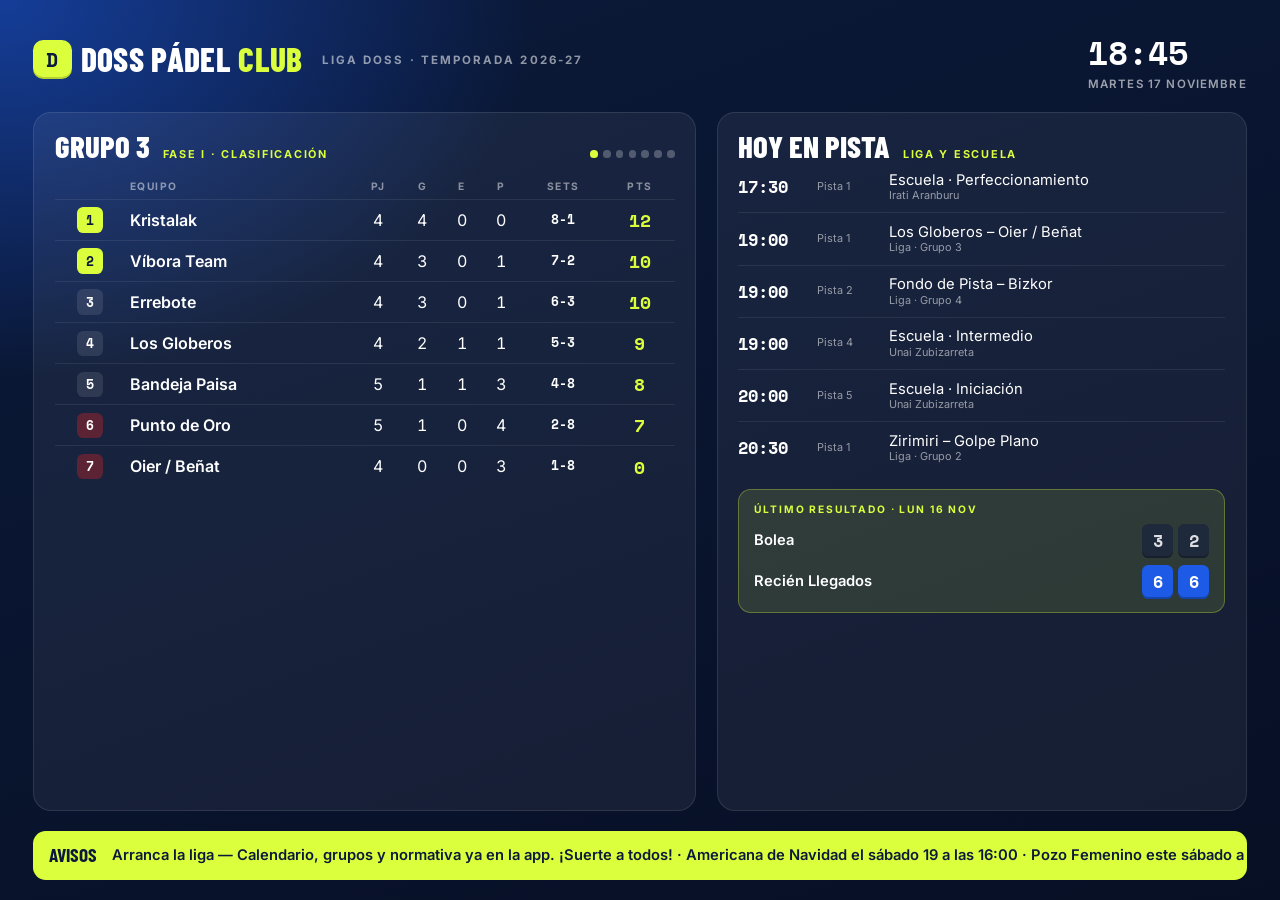
<file: tv.html>
<!doctype html>
<html lang="es" data-brand="doss">
<head>
<meta charset="utf-8">
<meta name="viewport" content="width=device-width, initial-scale=1">
<meta name="robots" content="noindex, nofollow">
<title>Pantalla del club · Demo</title>
<link rel="stylesheet" href="https://fonts.googleapis.com/css2?family=Big+Shoulders:wght@700;800;900&display=swap">
<link rel="stylesheet" href="https://fonts.googleapis.com/css2?family=Big+Shoulders+Display:wght@700;800;900&display=swap">
<link rel="stylesheet" href="assets/ui.css">
<style>
html, body { height: 100%; }
body { margin: 0; overflow: hidden; background: var(--navy); color: #fff; font-size: 1.15vw; }
.tv { height: 100%; display: grid; grid-template-rows: auto 1fr auto; padding: 2.2vw 2.6vw 1.6vw; gap: 1.6vw; background: radial-gradient(70% 70% at 0% 0%, color-mix(in srgb, var(--brand) 55%, transparent), transparent 60%), linear-gradient(160deg, var(--brand-deep), var(--navy)); }
.top { display: flex; align-items: center; gap: 1.5vw; }
.top .logo .mark { width: 3vw; height: 3vw; font-size: 1.6vw; border-radius: .8vw; }
.top .logo .wm { font-size: 2.6vw; }
.top .clock { margin-left: auto; font: 700 2.6vw var(--f-score); }
.top .clock small { display: block; font: 600 .9vw var(--f-body); color: rgb(255 255 255 / .6); text-align: right; letter-spacing: .1em; text-transform: uppercase; }
.grid { display: grid; grid-template-columns: 1.25fr 1fr; gap: 1.6vw; min-height: 0; }
.box { background: rgb(255 255 255 / .06); border: 1px solid rgb(255 255 255 / .1); border-radius: 1.4vw; padding: 1.4vw 1.6vw; min-height: 0; overflow: hidden; }
.box h2 { font-family: var(--f-display); font-weight: 800; text-transform: uppercase; font-size: 2.4vw; line-height: 1; display: flex; align-items: baseline; gap: 1vw; }
.box h2 small { font: 700 .85vw var(--f-body); letter-spacing: .16em; color: var(--ball); }
table { width: 100%; border-collapse: collapse; margin-top: 1vw; font-size: 1.25vw; }
th { font-size: .8vw; letter-spacing: .14em; text-transform: uppercase; color: rgb(255 255 255 / .5); text-align: center; padding: .4vw; }
th:nth-child(2) { text-align: left; }
td { padding: .55vw .4vw; text-align: center; border-top: 1px solid rgb(255 255 255 / .08); font-variant-numeric: tabular-nums; }
td.tn { text-align: left; font-weight: 600; }
.pos { display: inline-grid; place-items: center; width: 2vw; height: 2vw; border-radius: .5vw; font: 700 1vw var(--f-score); background: rgb(255 255 255 / .1); }
tr.up .pos { background: var(--ball); color: var(--ball-ink); }
tr.down .pos { background: rgb(220 38 38 / .35); }
.pts { font: 700 1.4vw var(--f-score); color: var(--ball); }
.fade { animation: fade .6s ease; }
@keyframes fade { from { opacity: 0; transform: translateY(.5vw) } }
.mt { display: flex; align-items: center; gap: 1vw; padding: .75vw 0; border-top: 1px solid rgb(255 255 255 / .08); }
.mt:first-of-type { border-top: 0; }
.mt .h { font: 700 1.3vw var(--f-score); width: 5.2vw; }
.mt .c { font-size: .85vw; color: rgb(255 255 255 / .55); width: 4.6vw; }
.mt .n { flex: 1; font-size: 1.15vw; line-height: 1.25; }
.mt .n small { display: block; color: rgb(255 255 255 / .55); font-size: .85vw; }
.tile { width: 2.4vw; height: 2.7vw; font-size: 1.3vw; border-radius: .5vw; }
.res { margin-top: 1.2vw; padding: 1vw 1.2vw; border-radius: 1vw; background: rgb(220 255 61 / .12); border: 1px solid rgb(220 255 61 / .3); }
.res .eyebrow { color: var(--ball); font-size: .8vw; }
.res .r { display: flex; align-items: center; gap: .8vw; margin-top: .5vw; font-size: 1.15vw; font-weight: 600; }
.ticker { display: flex; align-items: center; gap: 1.2vw; background: var(--ball); color: var(--ball-ink); border-radius: 1vw; padding: .8vw 1.2vw; font-size: 1.15vw; font-weight: 600; overflow: hidden; white-space: nowrap; }
.ticker b { font-family: var(--f-display); font-size: 1.5vw; text-transform: uppercase; }
.ticker .tx { animation: scroll 28s linear infinite; }
@keyframes scroll { from { transform: translateX(40%) } to { transform: translateX(-100%) } }
.dots { display: flex; gap: .4vw; margin-left: auto; }
.dots i { width: .6vw; height: .6vw; border-radius: 50%; background: rgb(255 255 255 / .25); }
.dots i.on { background: var(--ball); }
</style>
</head>
<body>
<div class="tv" id="tv"></div>
<script charset="utf-8" src="assets/core.js" data-frame="tv"></script>
<script>
(function () {
'use strict';
const esc = PC.esc;
let g = 3, tick = 0;
const order = [3, 1, 2, 4, 5, 6, 7];
function f(s) { const k = PC.S.lang; PC.S.lang = 'es'; const r = PC.fDay(s, false); PC.S.lang = k; return r; }
function render() {
  const S = PC.S; PC.applyBrand();
  const b = PC.brand();
  const rows = PC.standings(g);
  const today = S.matches.filter((m) => m.at.slice(0, 10) === PC.TODAY).sort((a, b2) => a.at.localeCompare(b2.at));
  const classes = S.groups.filter((x) => x.dow === 2).sort((a, b2) => a.time.localeCompare(b2.time));
  const last = (S.lastResult && PC.match(S.lastResult)) || S.matches.filter((m) => m.st === 'played').sort((a, b2) => b2.at.localeCompare(a.at))[0];
  const tiles = (m, k) => (m.sets || []).map((s) => { const a = k === 'a' ? s[0] : s[1], o = k === 'a' ? s[1] : s[0]; return `<span class="tile ${a > o ? 'win' : ''}">${a}</span>`; }).join('');
  const now = PC.now();
  const msg = S.msgs[0];
  document.getElementById('tv').innerHTML = `
  <div class="top">${PC.logo()}<span style="font:700 .9vw var(--f-body);letter-spacing:.18em;text-transform:uppercase;color:rgb(255 255 255 / .55)">${esc(b.leagueLong)}</span><div class="clock">${String(now.getHours()).padStart(2, '0')}:${String(now.getMinutes()).padStart(2, '0')}<small>martes 17 noviembre</small></div></div>
  <div class="grid">
    <div class="box fade" key="${g}"><h2>Grupo ${g} <small>Fase I · clasificación</small><span class="dots">${order.map((x) => `<i class="${x === g ? 'on' : ''}"></i>`).join('')}</span></h2>
      <table><thead><tr><th></th><th>Equipo</th><th>PJ</th><th>G</th><th>E</th><th>P</th><th>Sets</th><th>PTS</th></tr></thead><tbody>${rows.map((r) => `<tr class="${PC.zone(g, r.pos, rows.length)}"><td><span class="pos">${r.pos}</span></td><td class="tn">${esc(r.t.name)}</td><td>${r.pj}</td><td>${r.w}</td><td>${r.e}</td><td>${r.l}</td><td style="font-family:var(--f-score);font-size:1vw">${r.sf}-${r.sc}</td><td class="pts">${r.pts}</td></tr>`).join('')}</tbody></table></div>
    <div class="box"><h2>Hoy en pista <small>liga y escuela</small></h2>
      ${[...today.map((m) => ({ t: PC.time(m.at), c: 'Pista ' + m.court, n: `${esc(PC.team(m.a).name)} – ${esc(PC.team(m.b).name)}`, s: 'Liga · Grupo ' + m.g })), ...classes.map((x) => ({ t: x.time, c: 'Pista ' + x.court, n: `Escuela · ${esc(x.lvl)}`, s: esc(PC.coach(x.coach).name) }))].sort((a, b2) => a.t.localeCompare(b2.t)).slice(0, 7).map((x) => `<div class="mt"><span class="h">${x.t}</span><span class="c">${x.c}</span><span class="n">${x.n}<small>${x.s}</small></span></div>`).join('')}
      ${last ? `<div class="res"><div class="eyebrow">Último resultado · ${f(last.at)}</div><div class="r"><span style="flex:1">${esc(PC.team(last.a).name)}</span><span class="tiles">${tiles(last, 'a')}</span></div><div class="r"><span style="flex:1">${esc(PC.team(last.b).name)}</span><span class="tiles">${tiles(last, 'b')}</span></div></div>` : ''}
    </div>
  </div>
  <div class="ticker"><b>Avisos</b><span class="tx">${msg ? esc(msg.title.es) + ' — ' + esc(msg.body.es) + ' · ' : ''}Americana de Navidad el sábado 19 a las 16:00 · Pozo Femenino este sábado a las 12:00 · Las pistas, en Playtomic</span></div>`;
}
PC.on(() => render());
setInterval(() => { tick++; g = order[tick % order.length]; render(); }, 9000);
render();
})();
</script>
</body>
</html>
</file>
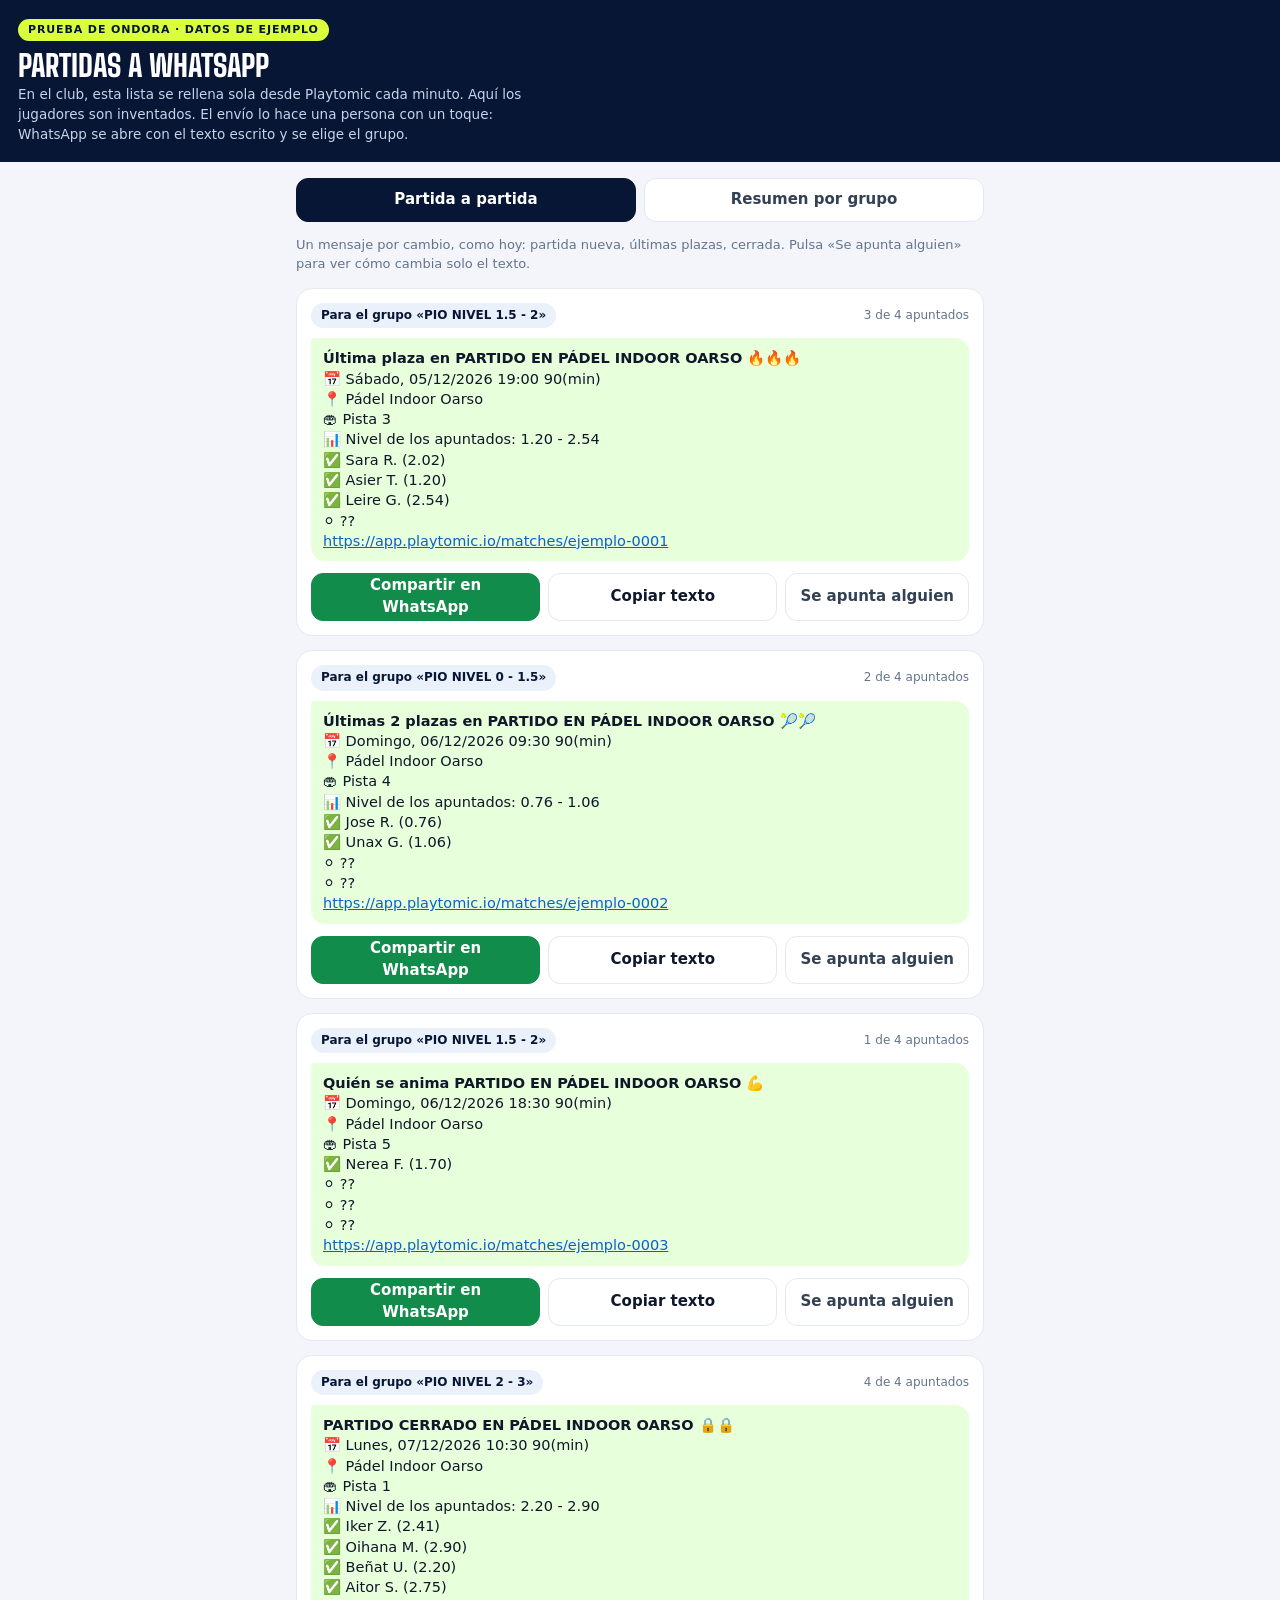
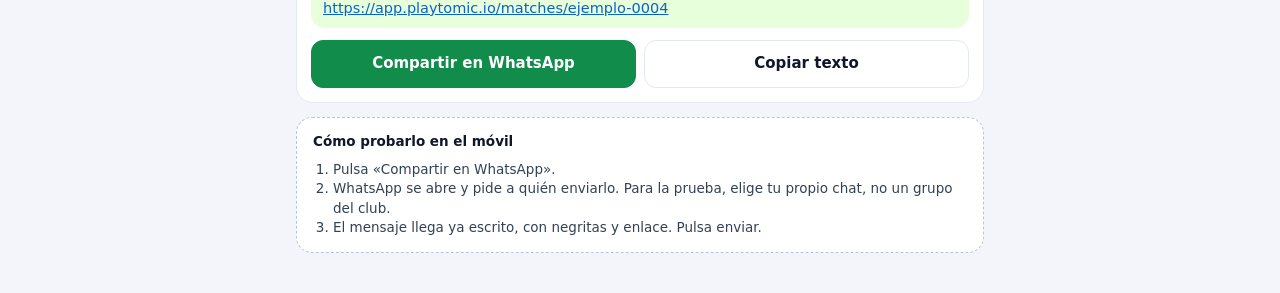
<file: gym/panel/partidas.html>
<!doctype html>
<html lang="es">
<head>
<meta charset="utf-8">
<meta name="viewport" content="width=device-width, initial-scale=1, viewport-fit=cover">
<meta name="robots" content="noindex">
<title>Prueba · Partidas a WhatsApp</title>
<link rel="icon" href="../../assets/icon.svg">
<link rel="stylesheet" href="https://fonts.googleapis.com/css2?family=Big+Shoulders:wght@800&display=swap">
<style>
:root { --navy: #061634; --lime: #d9ff3d; --bg: #f3f5fa; --card: #fff; --line: #e3e8f2; --ink: #0f172a; --ink-2: #334155; --muted: #64748b; --wa: #128c4a; --bub: #e7ffdb; }
* { box-sizing: border-box; }
body { margin: 0; font: 15px/1.45 system-ui, -apple-system, 'Segoe UI', Roboto, sans-serif; color: var(--ink); background: var(--bg); -webkit-font-smoothing: antialiased; }
header { background: var(--navy); color: #fff; padding: calc(18px + env(safe-area-inset-top, 0px)) 18px 18px; }
header small { display: inline-block; font-size: 11px; font-weight: 700; letter-spacing: .08em; text-transform: uppercase; color: var(--navy); background: var(--lime); border-radius: 99px; padding: 3px 10px; }
h1 { margin: 10px 0 6px; font: 800 30px/.95 'Big Shoulders', 'Arial Narrow', sans-serif; text-transform: uppercase; }
header p { margin: 0; color: #c8d3ea; font-size: 13.5px; max-width: 60ch; }
main { max-width: 720px; margin: 0 auto; padding: 16px 16px calc(40px + env(safe-area-inset-bottom, 0px)); }
.tabs { display: flex; gap: 8px; margin-bottom: 14px; }
.tabs button { flex: 1; min-height: 44px; border: 1px solid var(--line); background: var(--card); border-radius: 12px; font: inherit; font-weight: 700; color: var(--ink-2); cursor: pointer; }
.tabs button[aria-pressed="true"] { background: var(--navy); color: #fff; border-color: var(--navy); }
.card { background: var(--card); border: 1px solid var(--line); border-radius: 16px; padding: 14px; margin-bottom: 14px; }
.top { display: flex; align-items: center; justify-content: space-between; gap: 10px; margin-bottom: 10px; flex-wrap: wrap; }
.grp { font-size: 12px; font-weight: 700; color: var(--navy); background: #eaf1fb; border-radius: 99px; padding: 4px 10px; }
.st { font-size: 12px; color: var(--muted); }
.bub { background: var(--bub); border-radius: 4px 14px 14px 14px; padding: 10px 12px; white-space: pre-wrap; overflow-wrap: anywhere; font-size: 14.5px; line-height: 1.4; }
.bub a { color: #0a62c9; }
.acts { display: flex; gap: 8px; margin-top: 12px; flex-wrap: wrap; }
.btn { flex: 1 1 150px; min-height: 48px; display: inline-flex; align-items: center; justify-content: center; gap: 8px; border-radius: 12px; border: 1px solid var(--line); background: #fff; font: inherit; font-weight: 700; color: var(--ink); text-decoration: none; cursor: pointer; padding: 0 14px; text-align: center; }
.btn.wa { background: var(--wa); border-color: var(--wa); color: #fff; }
.btn.sim { flex: 0 0 auto; color: var(--ink-2); font-weight: 600; }
.btn:focus-visible, .tabs button:focus-visible { outline: 3px solid #0a47b8; outline-offset: 2px; }
.note { font-size: 13px; color: var(--muted); margin: 0 0 14px; }
.how { background: #fff; border: 1px dashed #b9c4da; border-radius: 16px; padding: 14px 16px; font-size: 13.5px; color: var(--ink-2); }
.how b { color: var(--ink); }
.how ol { margin: 8px 0 0; padding-left: 20px; }
#toast { position: fixed; left: 50%; bottom: calc(20px + env(safe-area-inset-bottom, 0px)); transform: translateX(-50%); background: var(--navy); color: #fff; padding: 10px 16px; border-radius: 99px; font-size: 13.5px; font-weight: 600; opacity: 0; pointer-events: none; transition: opacity .2s; }
#toast.on { opacity: 1; }
@media (prefers-reduced-motion: reduce) { #toast { transition: none; } }
</style>
</head>
<body>
<header>
  <small>Prueba de Ondora · datos de ejemplo</small>
  <h1>Partidas a WhatsApp</h1>
  <p>En el club, esta lista se rellena sola desde Playtomic cada minuto. Aquí los jugadores son inventados. El envío lo hace una persona con un toque: WhatsApp se abre con el texto escrito y se elige el grupo.</p>
</header>
<main>
  <div class="tabs" role="group" aria-label="Vista">
    <button id="t-una" aria-pressed="true">Partida a partida</button>
    <button id="t-res" aria-pressed="false">Resumen por grupo</button>
  </div>
  <p class="note" id="nota"></p>
  <div id="lista"></div>
  <div class="how">
    <b>Cómo probarlo en el móvil</b>
    <ol>
      <li>Pulsa «Compartir en WhatsApp».</li>
      <li>WhatsApp se abre y pide a quién enviarlo. Para la prueba, elige tu propio chat, no un grupo del club.</li>
      <li>El mensaje llega ya escrito, con negritas y enlace. Pulsa enviar.</li>
    </ol>
  </div>
</main>
<div id="toast" role="status" aria-live="polite"></div>
<script>
const CLUB = 'PÁDEL INDOOR OARSO';
const DIAS = ['Domingo', 'Lunes', 'Martes', 'Miércoles', 'Jueves', 'Viernes', 'Sábado'];
const p2 = (n) => String(n).padStart(2, '0');
const en = (dias, h, m) => { const d = new Date(); d.setDate(d.getDate() + dias); d.setHours(h, m, 0, 0); return d; };
const RESERVA = ['Ane L.', 'Mikel A.', 'Jon E.', 'Irati G.', 'Unai B.', 'Maite S.'].map((n, i) => ({ n, lv: [1.84, 2.31, 1.12, 2.67, 0.88, 1.56][i] }));
// Misma forma que da la API oficial de Playtomic: pista, inicio, duración, apuntados con su nivel, identificador de la partida
const P = [
  { id: 'ejemplo-0001', pista: 'Pista 3', ini: en(0, 19, 0), min: 90, jug: [{ n: 'Sara R.', lv: 2.02 }, { n: 'Asier T.', lv: 1.2 }, { n: 'Leire G.', lv: 2.54 }] },
  { id: 'ejemplo-0002', pista: 'Pista 4', ini: en(1, 9, 30), min: 90, jug: [{ n: 'Jose R.', lv: 0.76 }, { n: 'Unax G.', lv: 1.06 }] },
  { id: 'ejemplo-0003', pista: 'Pista 5', ini: en(1, 18, 30), min: 90, jug: [{ n: 'Nerea F.', lv: 1.7 }] },
  { id: 'ejemplo-0004', pista: 'Pista 1', ini: en(2, 10, 30), min: 90, jug: [{ n: 'Iker Z.', lv: 2.41 }, { n: 'Oihana M.', lv: 2.9 }, { n: 'Beñat U.', lv: 2.2 }, { n: 'Aitor S.', lv: 2.75 }] }
];
const GRUPOS = [[0, 1.5, 'PIO NIVEL 0 - 1.5'], [1.5, 2, 'PIO NIVEL 1.5 - 2'], [2, 3, 'PIO NIVEL 2 - 3'], [3, 8, 'PIO NIVEL 3+']];
const media = (p) => p.jug.reduce((a, j) => a + j.lv, 0) / p.jug.length;
const grupoDe = (p) => (GRUPOS.find(([a, b]) => media(p) >= a && media(p) < b) || GRUPOS[0])[2];
const fecha = (d) => `${DIAS[d.getDay()]}, ${p2(d.getDate())}/${p2(d.getMonth() + 1)}/${d.getFullYear()} ${p2(d.getHours())}:${p2(d.getMinutes())}`;
const enlace = (p) => `https://app.playtomic.io/matches/${p.id}`;
function mensaje(p) {
  const libres = 4 - p.jug.length;
  const t = libres === 0 ? `*PARTIDO CERRADO EN ${CLUB} 🔒🔒*` : libres === 1 ? `*Última plaza en PARTIDO EN ${CLUB} 🔥🔥🔥*` : libres === 2 ? `*Últimas 2 plazas en PARTIDO EN ${CLUB} 🎾🎾*` : `*Quién se anima PARTIDO EN ${CLUB} 💪*`;
  const lv = p.jug.map((j) => j.lv); const l = [t, `📅 ${fecha(p.ini)} ${p.min}(min)`, '📍 Pádel Indoor Oarso', `🏟 ${p.pista}`];
  if (lv.length > 1) l.push(`📊 Nivel de los apuntados: ${Math.min(...lv).toFixed(2)} - ${Math.max(...lv).toFixed(2)}`);
  p.jug.forEach((j) => l.push(`✅ ${j.n} (${j.lv.toFixed(2)})`));
  for (let i = 0; i < libres; i++) l.push('⚪ ??');
  l.push(enlace(p)); return l.join('\n');
}
function resumen(nombre, lista) {
  const l = [`*PARTIDAS ABIERTAS · ${nombre} 🎾*`, ''];
  lista.forEach((p) => { const libres = 4 - p.jug.length; l.push(`📅 ${fecha(p.ini)} · ${p.pista}`, `${libres === 1 ? '🔥 Última plaza' : `⚪ Faltan ${libres}`} · ${p.jug.map((j) => `${j.n} (${j.lv.toFixed(2)})`).join(', ')}`, enlace(p), ''); });
  return l.join('\n').trim();
}
const esc = (s) => s.replace(/[&<>]/g, (c) => ({ '&': '&amp;', '<': '&lt;', '>': '&gt;' }[c]));
const burbuja = (t) => esc(t).replace(/\*([^*\n]+)\*/g, '<b>$1</b>').replace(/(https:\/\/\S+)/g, '<a href="$1" target="_blank" rel="noopener">$1</a>');
const wa = (t) => 'https://wa.me/?text=' + encodeURIComponent(t);
let vista = 'una'; const textos = [];
function tarjeta(grupo, estado, texto, extra) {
  const i = textos.push(texto) - 1;
  return `<article class="card"><div class="top"><span class="grp">Para el grupo «${grupo}»</span><span class="st">${estado}</span></div><div class="bub">${burbuja(texto)}</div><div class="acts"><a class="btn wa" href="${wa(texto)}" target="_blank" rel="noopener">Compartir en WhatsApp</a><button class="btn" data-copy="${i}">Copiar texto</button>${extra || ''}</div></article>`;
}
function pintar() {
  textos.length = 0; const orden = [...P].sort((a, b) => a.ini - b.ini);
  document.getElementById('t-una').setAttribute('aria-pressed', vista === 'una'); document.getElementById('t-res').setAttribute('aria-pressed', vista === 'res');
  if (vista === 'una') {
    document.getElementById('nota').textContent = 'Un mensaje por cambio, como hoy: partida nueva, últimas plazas, cerrada. Pulsa «Se apunta alguien» para ver cómo cambia solo el texto.';
    document.getElementById('lista').innerHTML = orden.map((p) => tarjeta(grupoDe(p), `${p.jug.length} de 4 apuntados`, mensaje(p), p.jug.length < 4 ? `<button class="btn sim" data-add="${p.id}">Se apunta alguien</button>` : '')).join('');
  } else {
    document.getElementById('nota').textContent = 'Un solo mensaje por grupo con todas sus partidas abiertas. Dos o tres envíos al día por grupo en lugar de uno por cambio.';
    const abiertas = orden.filter((p) => p.jug.length < 4);
    document.getElementById('lista').innerHTML = GRUPOS.map(([, , n]) => [n, abiertas.filter((p) => grupoDe(p) === n)]).filter(([, l]) => l.length).map(([n, l]) => tarjeta(n, `${l.length} ${l.length === 1 ? 'partida abierta' : 'partidas abiertas'}`, resumen(n, l))).join('') || '<p class="note">No hay partidas abiertas.</p>';
  }
}
function aviso(t) { const el = document.getElementById('toast'); el.textContent = t; el.classList.add('on'); clearTimeout(aviso.t); aviso.t = setTimeout(() => el.classList.remove('on'), 1800); }
document.addEventListener('click', async (e) => {
  const c = e.target.closest('[data-copy]'), a = e.target.closest('[data-add]');
  if (c) { try { await navigator.clipboard.writeText(textos[+c.dataset.copy]); aviso('Texto copiado'); } catch (err) { aviso('No se pudo copiar en este navegador'); } }
  if (a) { const p = P.find((x) => x.id === a.dataset.add); const libre = RESERVA.find((r) => !P.some((x) => x.jug.some((j) => j.n === r.n))); if (p && libre && p.jug.length < 4) { p.jug.push(libre); pintar(); aviso(`${libre.n} se ha apuntado`); } }
  if (e.target.id === 't-una') { vista = 'una'; pintar(); }
  if (e.target.id === 't-res') { vista = 'res'; pintar(); }
});
pintar();
</script>
</body>
</html>
</file>
<file: assets/ui.css>
/* Base común de la demo (identidad DOSS Pádel Cup; la variante Oarso cambia solo los tokens) */
@font-face { font-family: 'Barlow Condensed'; src: url('fonts/BarlowCondensed-600.woff2') format('woff2'); font-weight: 600; font-display: swap; }
@font-face { font-family: 'Barlow Condensed'; src: url('fonts/BarlowCondensed-700.woff2') format('woff2'); font-weight: 700; font-display: swap; }
@font-face { font-family: 'Barlow Condensed'; src: url('fonts/BarlowCondensed-800.woff2') format('woff2'); font-weight: 800; font-display: swap; }
@font-face { font-family: 'Inter'; src: url('fonts/Inter-var.woff2') format('woff2'); font-weight: 300 800; font-display: swap; }
@font-face { font-family: 'Space Mono'; src: url('fonts/SpaceMono-700.woff2') format('woff2'); font-weight: 700; font-display: swap; }

:root, [data-brand="doss"] {
  --brand: #1d5ae6; --brand-2: #174cc9; --brand-3: #3070f0; --brand-soft: #eef3ff; --brand-100: #d9e4ff; --brand-200: #b7c9ff;
  --brand-deep: #0b1a3a; --navy: #070f24; --head: #1d5ae6; --head-ink: #fff;
  --ball: #dcff3d; --ball-dark: #b8d81a; --ball-ink: #0b1a3a;
  --bg: #f3f5fa; --card: #fff; --line: #e3e8f2; --line-2: #eef1f7; --ink: #0f172a; --ink-2: #334155; --muted: #64748b; --faint: #94a3b8;
  --ok: #15803d; --ok-soft: #dcfce7; --warn: #b45309; --warn-soft: #fef3c7; --bad: #dc2626; --bad-soft: #fee2e2;
  --f-display: 'Barlow Condensed', 'Inter', system-ui, sans-serif;
  --f-body: 'Inter', system-ui, -apple-system, 'Segoe UI', Roboto, sans-serif;
  --f-score: 'Space Mono', ui-monospace, 'SF Mono', Menlo, monospace;
  --shadow: 0 10px 30px -12px rgb(11 26 58 / .18), 0 2px 6px -2px rgb(11 26 58 / .08);
  --shadow-lg: 0 30px 60px -20px rgb(11 26 58 / .35);
  --photo: url('img/red.jpg');
  color-scheme: light;
}
[data-brand="oarso"] {
  --brand: #0a47b8; --brand-2: #003da6; --brand-3: #2f6be0; --brand-soft: #eaf1f8; --brand-100: #d3e2f5; --brand-200: #a9c4ea;
  --brand-deep: #061634; --navy: #050c19; --head: #061634;
  --ball: #d9ff3d; --ball-dark: #b8e000; --ball-ink: #061634;
  --bg: #edf2f8;
  --f-display: 'Big Shoulders', 'Big Shoulders Display', 'Barlow Condensed', 'Arial Narrow', sans-serif;
  --photo: url('img/pista-lineas.jpg');
}

* { box-sizing: border-box; }
html { -webkit-text-size-adjust: 100%; -webkit-tap-highlight-color: transparent; }
body { margin: 0; font: 14px/1.45 var(--f-body); color: var(--ink); background: var(--bg); -webkit-font-smoothing: antialiased; }
button, input, select, textarea { font: inherit; color: inherit; }
button { cursor: pointer; border: 0; background: none; padding: 0; }
a { color: inherit; }
h1, h2, h3, h4, p { margin: 0; }
.ic { flex: none; display: block; }
.display { font-family: var(--f-display); font-weight: 800; text-transform: uppercase; letter-spacing: .005em; line-height: .95; }
[data-brand="oarso"] .display { letter-spacing: .01em; }
.eyebrow { font-size: 10.5px; font-weight: 700; letter-spacing: .18em; text-transform: uppercase; color: var(--muted); }
.muted { color: var(--muted); }
.faint { color: var(--faint); }
.mono { font-family: var(--f-score); }
.tnum { font-variant-numeric: tabular-nums; }
.row { display: flex; align-items: center; gap: 10px; }
.col { display: flex; flex-direction: column; gap: 10px; }
.grow { flex: 1; min-width: 0; }
.wrap { flex-wrap: wrap; }
.between { justify-content: space-between; }
.ellipsis { white-space: nowrap; overflow: hidden; text-overflow: ellipsis; }
.hide-sb { scrollbar-width: none; } .hide-sb::-webkit-scrollbar { display: none; }
[hidden] { display: none !important; }

/* logotipo */
.logo { display: inline-flex; align-items: center; gap: 9px; font-family: var(--f-display); font-weight: 800; text-transform: uppercase; line-height: 1; white-space: nowrap; }
.logo .mark { width: 30px; height: 30px; border-radius: 9px; background: var(--ball); color: var(--ball-ink); display: grid; place-items: center; font-size: 17px; font-family: var(--f-score); font-weight: 700; box-shadow: inset 0 -2px 0 rgb(0 0 0 / .18); }
.logo .mark-o { background: none; box-shadow: none; color: var(--ball); width: auto; }
.logo .wm { font-size: 24px; letter-spacing: .01em; }
.logo .wm b { color: var(--ball); font-weight: 800; }
[data-brand="oarso"] .logo .wm { font-size: 23px; letter-spacing: .02em; }

/* tarjetas y botones */
.card { background: var(--card); border-radius: 22px; border: 1px solid rgb(226 232 240 / .8); box-shadow: var(--shadow); }
.btn { display: inline-flex; align-items: center; justify-content: center; gap: 8px; min-height: 42px; padding: 0 16px; border-radius: 14px; font-size: 14px; font-weight: 600; transition: transform .12s, background .15s, box-shadow .15s; white-space: nowrap; }
.btn:active { transform: scale(.97); }
.btn[disabled] { opacity: .45; pointer-events: none; }
.btn-primary { background: var(--brand); color: #fff; box-shadow: var(--shadow); }
.btn-primary:hover { background: var(--brand-2); }
.btn-ball { background: var(--ball); color: var(--ball-ink); box-shadow: inset 0 -2px 0 rgb(0 0 0 / .12); }
.btn-ball:hover { background: var(--ball-dark); }
.btn-ghost { background: #fff; border: 1px solid var(--line); color: var(--ink-2); }
.btn-ghost:hover { background: #f8fafc; }
.btn-dark { background: var(--brand-deep); color: #fff; }
.btn-ok { background: var(--ok); color: #fff; }
.btn-danger { background: var(--bad-soft); color: var(--bad); border: 1px solid #fecaca; }
.btn-sm { min-height: 34px; padding: 0 12px; font-size: 13px; border-radius: 11px; }
.btn-block { width: 100%; }
.link { color: var(--brand); font-weight: 600; display: inline-flex; align-items: center; gap: 4px; }

/* chips y pastillas */
.chip { display: inline-flex; align-items: center; gap: 6px; border-radius: 999px; padding: 7px 12px; font-size: 12.5px; font-weight: 600; white-space: nowrap; background: #fff; border: 1px solid var(--line); color: var(--ink-2); }
.chip.on { background: var(--brand); border-color: var(--brand); color: #fff; box-shadow: var(--shadow); }
.chip.glass { background: rgb(255 255 255 / .12); border-color: rgb(255 255 255 / .16); color: #fff; }
.chip.ball { background: var(--ball); border-color: var(--ball); color: var(--ball-ink); }
.pill { display: inline-flex; align-items: center; gap: 5px; border-radius: 999px; padding: 3px 9px; font-size: 11px; font-weight: 700; letter-spacing: .02em; white-space: nowrap; background: var(--line-2); color: var(--ink-2); }
.pill.ok { background: var(--ok-soft); color: var(--ok); }
.pill.warn { background: var(--warn-soft); color: var(--warn); }
.pill.bad { background: var(--bad-soft); color: var(--bad); }
.pill.brand { background: var(--brand-soft); color: var(--brand); }
.pill.ball { background: var(--ball); color: var(--ball-ink); }
.pill.dark { background: var(--brand-deep); color: #fff; }
.dot { width: 8px; height: 8px; border-radius: 50%; background: currentColor; flex: none; }
@keyframes pulse-dot { 0%, 100% { opacity: 1 } 50% { opacity: .3 } }
.live { animation: pulse-dot 1.2s ease-in-out infinite; }

/* marcadores tipo DOSS Pádel Cup */
.tiles { display: inline-flex; gap: 5px; }
.tile { display: inline-flex; align-items: center; justify-content: center; width: 32px; height: 36px; border-radius: 8px; font: 700 16px/1 var(--f-score); font-variant-numeric: tabular-nums; box-shadow: inset 0 -2px 0 rgb(0 0 0 / .25); background: #1e293b; color: rgb(255 255 255 / .85); }
.tile.win { background: var(--brand); color: #fff; }
.tile.live { background: var(--ball); color: var(--ball-ink); }
.tile.idle { background: #e2e8f0; color: #94a3b8; box-shadow: none; }
.tile.sm { width: 26px; height: 30px; font-size: 13px; border-radius: 7px; }

.avatar { width: 34px; height: 34px; border-radius: 50%; display: grid; place-items: center; font-size: 12px; font-weight: 700; background: var(--brand-soft); color: var(--brand); flex: none; }
.avatar.dark { background: var(--brand-deep); color: var(--ball); }
.avatar.sm { width: 28px; height: 28px; font-size: 10.5px; }
.avatar.lg { width: 48px; height: 48px; font-size: 15px; }
.badge { min-width: 18px; height: 18px; padding: 0 5px; border-radius: 999px; background: var(--ball); color: var(--ball-ink); font-size: 11px; font-weight: 800; display: inline-grid; place-items: center; }
.badge.red { background: var(--bad); color: #fff; }

/* formularios */
.input { width: 100%; min-height: 42px; border: 1px solid var(--line); border-radius: 13px; padding: 9px 12px; background: #fff; outline: none; }
.input:focus { border-color: var(--brand-3); box-shadow: 0 0 0 3px var(--brand-100); }
textarea.input { resize: vertical; min-height: 84px; }
.seg { display: inline-flex; background: var(--line-2); border-radius: 12px; padding: 3px; gap: 2px; }
.seg button { padding: 7px 12px; border-radius: 9px; font-size: 12.5px; font-weight: 600; color: var(--muted); }
.seg button.on { background: #fff; color: var(--ink); box-shadow: 0 1px 3px rgb(0 0 0 / .1); }
.switch { width: 40px; height: 24px; border-radius: 999px; background: #cbd5e1; position: relative; flex: none; transition: background .15s; }
.switch::after { content: ''; position: absolute; top: 3px; left: 3px; width: 18px; height: 18px; border-radius: 50%; background: #fff; transition: transform .15s; box-shadow: 0 1px 2px rgb(0 0 0 / .2); }
.switch.on { background: var(--brand); }
.switch.on::after { transform: translateX(16px); }

/* guía de la presentación: anillo que pulsa sobre lo siguiente que hay que tocar */
@keyframes cue-ring { 0% { box-shadow: 0 0 0 0 rgb(220 255 61 / .95), 0 0 0 0 rgb(29 90 230 / .5) } 70% { box-shadow: 0 0 0 7px rgb(220 255 61 / 0), 0 0 0 14px rgb(29 90 230 / 0) } 100% { box-shadow: 0 0 0 0 rgb(220 255 61 / 0) } }
.cue { animation: cue-ring 1.3s ease-out infinite !important; position: relative; z-index: 2; outline: 2px solid var(--ball) !important; outline-offset: 2px; }

/* avisos emergentes */
.toasts { position: fixed; left: 50%; transform: translateX(-50%); z-index: 90; display: flex; flex-direction: column; gap: 8px; width: min(92%, 420px); pointer-events: none; }
.toast { pointer-events: auto; display: flex; gap: 11px; align-items: flex-start; background: rgb(15 23 42 / .96); color: #fff; border-radius: 18px; padding: 12px 14px; box-shadow: var(--shadow-lg); animation: drop .35s cubic-bezier(.2, .9, .3, 1.2); backdrop-filter: blur(8px); }
.toast .ti { width: 34px; height: 34px; border-radius: 10px; background: var(--ball); color: var(--ball-ink); display: grid; place-items: center; flex: none; }
.toast b { display: block; font-size: 13.5px; }
.toast span { display: block; font-size: 12.5px; color: rgb(255 255 255 / .75); margin-top: 1px; }
.toast .tapp { font-size: 10px; letter-spacing: .14em; text-transform: uppercase; color: rgb(255 255 255 / .5); font-weight: 700; margin-bottom: 2px; }
@keyframes drop { from { opacity: 0; transform: translateY(-16px) scale(.97) } to { opacity: 1; transform: none } }
@keyframes rise { from { opacity: 0; transform: translateY(10px) } to { opacity: 1; transform: none } }
@keyframes pop { 0% { transform: scale(.85) } 60% { transform: scale(1.06) } 100% { transform: scale(1) } }
@keyframes flash { 0% { background: rgb(220 255 61 / .55) } 100% { background: transparent } }
.flash { animation: flash 1.8s ease-out; }
.enter { animation: rise .35s ease-out both; }

/* tabla de clasificación */
.stand { width: 100%; border-collapse: collapse; font-size: 13px; }
.stand th { font-size: 10.5px; letter-spacing: .1em; text-transform: uppercase; color: var(--faint); font-weight: 700; text-align: center; padding: 8px 4px; }
.stand th:nth-child(2) { text-align: left; }
.stand td { padding: 9px 4px; text-align: center; border-top: 1px solid var(--line-2); font-variant-numeric: tabular-nums; }
.stand td.tn { text-align: left; font-weight: 600; }
.stand tr.me td { background: rgb(220 255 61 / .22); }
.stand .pos { width: 24px; height: 24px; border-radius: 7px; display: inline-grid; place-items: center; font: 700 12px var(--f-score); background: #f1f5f9; color: var(--muted); }
.stand .up .pos { background: var(--brand); color: var(--ball); }
.stand .down .pos { background: #fee2e2; color: var(--bad); }
.stand .ptsb { display: inline-grid; place-items: center; min-width: 30px; height: 26px; border-radius: 8px; background: #f1f5f9; font-weight: 800; }
.zone-legend { display: flex; gap: 14px; font-size: 11.5px; color: var(--muted); flex-wrap: wrap; }
.zone-legend i { display: inline-block; width: 10px; height: 10px; border-radius: 3px; margin-right: 5px; vertical-align: -1px; }
</file>
